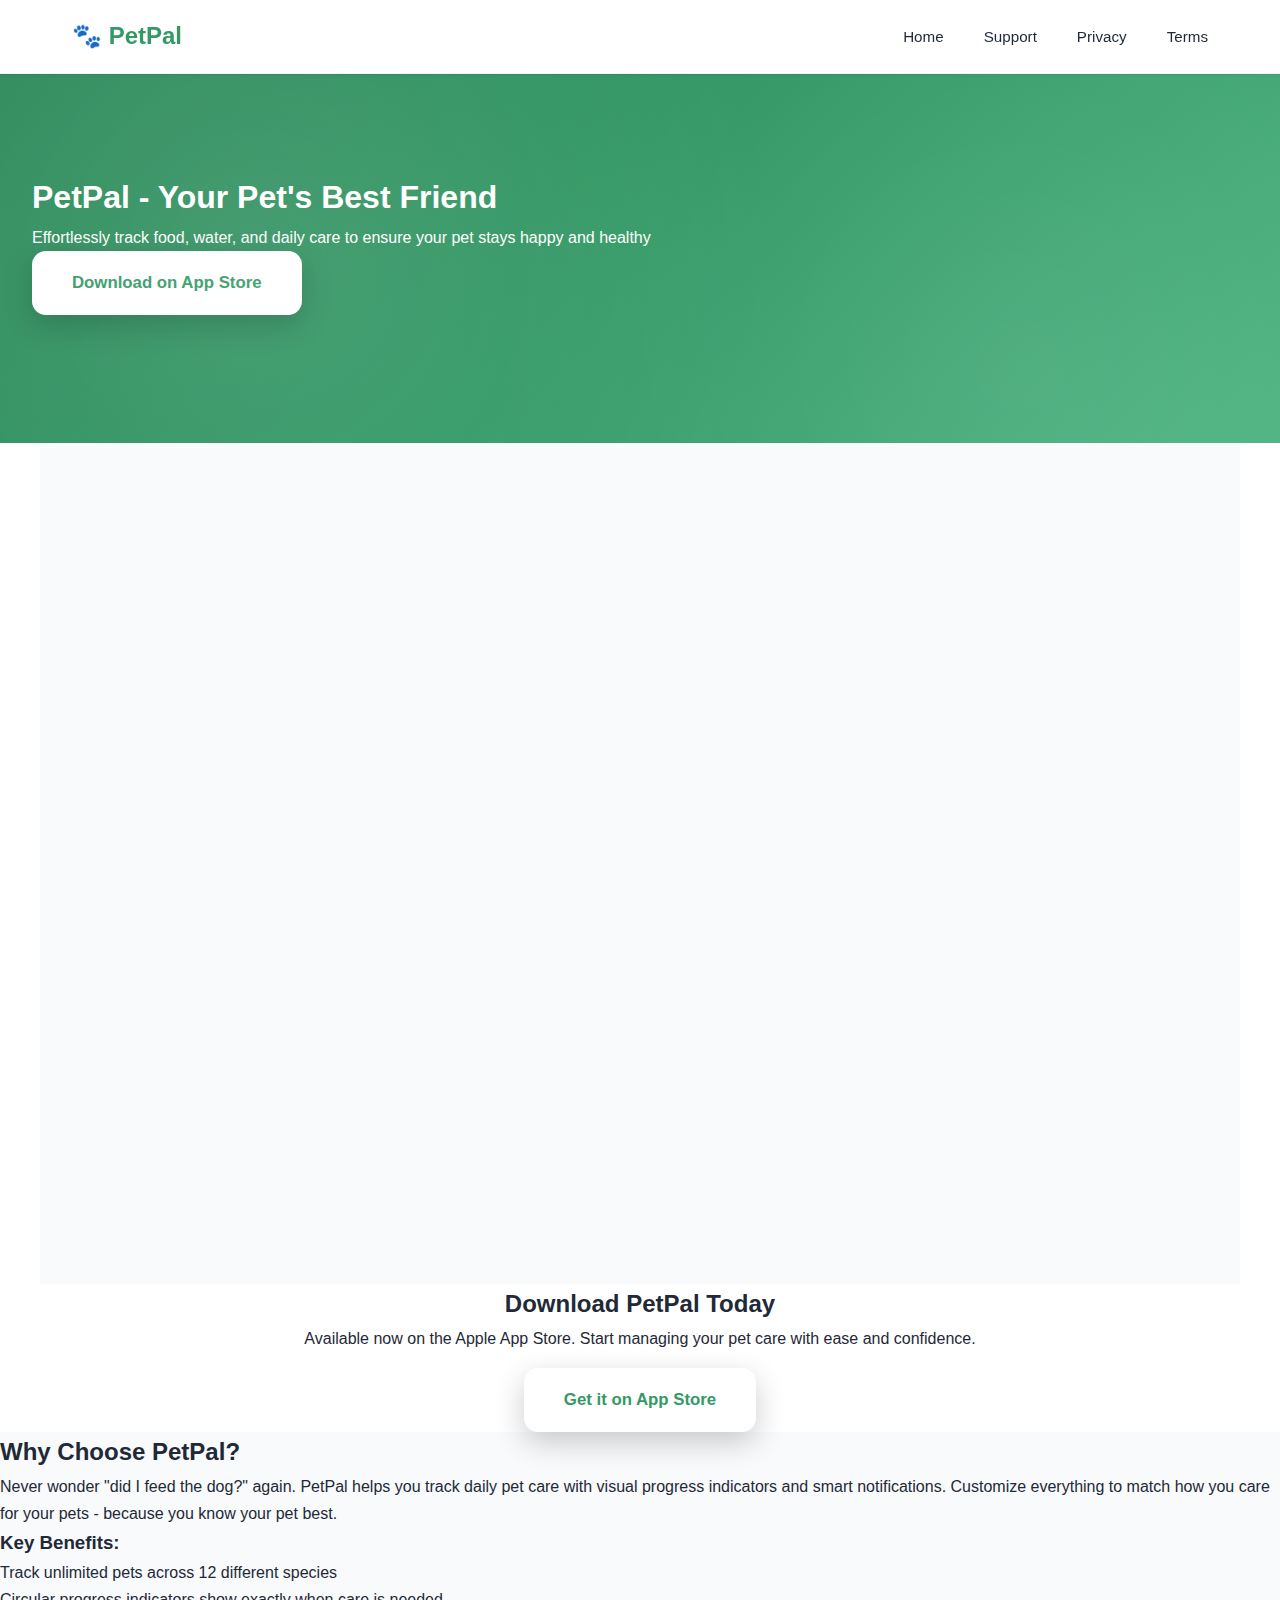
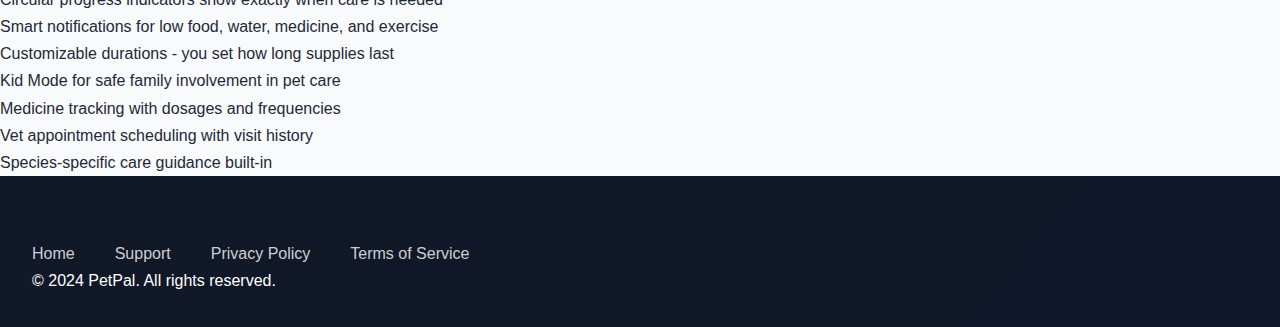
<file: index.html>
<!DOCTYPE html>
<html lang="en">
<head>
    <meta charset="UTF-8">
    <meta name="viewport" content="width=device-width, initial-scale=1.0">
    <meta name="description" content="PetPal - Your ultimate companion for pet care and management">
    <meta name="keywords" content="pet care, pet management, pet app, pet health">
    <meta name="author" content="PetPal">
    <title>PetPal - Your Pet Care Companion</title>
    <link rel="stylesheet" href="css/style.css">
</head>
<body>
    <header>
        <nav>
            <a href="index.html" class="logo">🐾 PetPal</a>
            <ul class="nav-links">
                <li><a href="index.html">Home</a></li>
                <li><a href="support.html">Support</a></li>
                <li><a href="privacy-policy.html">Privacy</a></li>
                <li><a href="terms-of-service.html">Terms</a></li>
            </ul>
        </nav>
    </header>

    <section class="hero">
        <h1>PetPal - Your Pet's Best Friend</h1>
        <p>Effortlessly track food, water, and daily care to ensure your pet stays happy and healthy</p>
        <a href="#download" class="cta-button">Download on App Store</a>
    </section>

    <section class="features">
        <div class="feature-card food">
            <div class="feature-icon">🍽️</div>
            <h3>Food Tracking</h3>
            <p>Track how long your pet's food lasts with circular progress indicators and smart alerts when supplies run low.</p>
        </div>
        <div class="feature-card water">
            <div class="feature-icon">💧</div>
            <h3>Water Monitoring</h3>
            <p>Monitor water levels with customizable duration settings. Get notified when it's time to refill.</p>
        </div>
        <div class="feature-card exercise">
            <div class="feature-icon">🏃</div>
            <h3>Exercise & Habitat Care</h3>
            <p>Track exercise routines for active pets or habitat cleaning schedules for aquatic and caged companions.</p>
        </div>
        <div class="feature-card medicine">
            <div class="feature-icon">💊</div>
            <h3>Medicine Management</h3>
            <p>Never miss a dose. Track medications with custom schedules, dosages, and quick "Give Medicine" actions.</p>
        </div>
        <div class="feature-card vet">
            <div class="feature-icon">🏥</div>
            <h3>Vet Visit Scheduler</h3>
            <p>Schedule and track veterinary appointments with visual calendar, visit history, and reminders.</p>
        </div>
        <div class="feature-card kid-mode">
            <div class="feature-icon">😊</div>
            <h3>Kid-Friendly Mode</h3>
            <p>Simplified interface for children to help with pet care, hiding advanced features while keeping tracking fun.</p>
        </div>
    </section>

    <section class="container" id="download">
        <div class="content-section" style="text-align: center;">
            <h2>Download PetPal Today</h2>
            <p>Available now on the Apple App Store. Start managing your pet care with ease and confidence.</p>
            <a href="#" class="cta-button" style="margin-top: 1rem;">Get it on App Store</a>
        </div>
    </section>

    <section class="container" style="background-color: var(--light-bg);">
        <div class="content-section">
            <h2>Why Choose PetPal?</h2>
            <p>Never wonder "did I feed the dog?" again. PetPal helps you track daily pet care with visual progress indicators and smart notifications. Customize everything to match how you care for your pets - because you know your pet best.</p>
            <h3>Key Benefits:</h3>
            <ul>
                <li>Track unlimited pets across 12 different species</li>
                <li>Circular progress indicators show exactly when care is needed</li>
                <li>Smart notifications for low food, water, medicine, and exercise</li>
                <li>Customizable durations - you set how long supplies last</li>
                <li>Kid Mode for safe family involvement in pet care</li>
                <li>Medicine tracking with dosages and frequencies</li>
                <li>Vet appointment scheduling with visit history</li>
                <li>Species-specific care guidance built-in</li>
            </ul>
        </div>
    </section>

    <footer>
        <div class="footer-links">
            <a href="index.html">Home</a>
            <a href="support.html">Support</a>
            <a href="privacy-policy.html">Privacy Policy</a>
            <a href="terms-of-service.html">Terms of Service</a>
        </div>
        <p>&copy; 2024 PetPal. All rights reserved.</p>
    </footer>
</body>
</html>
</file>
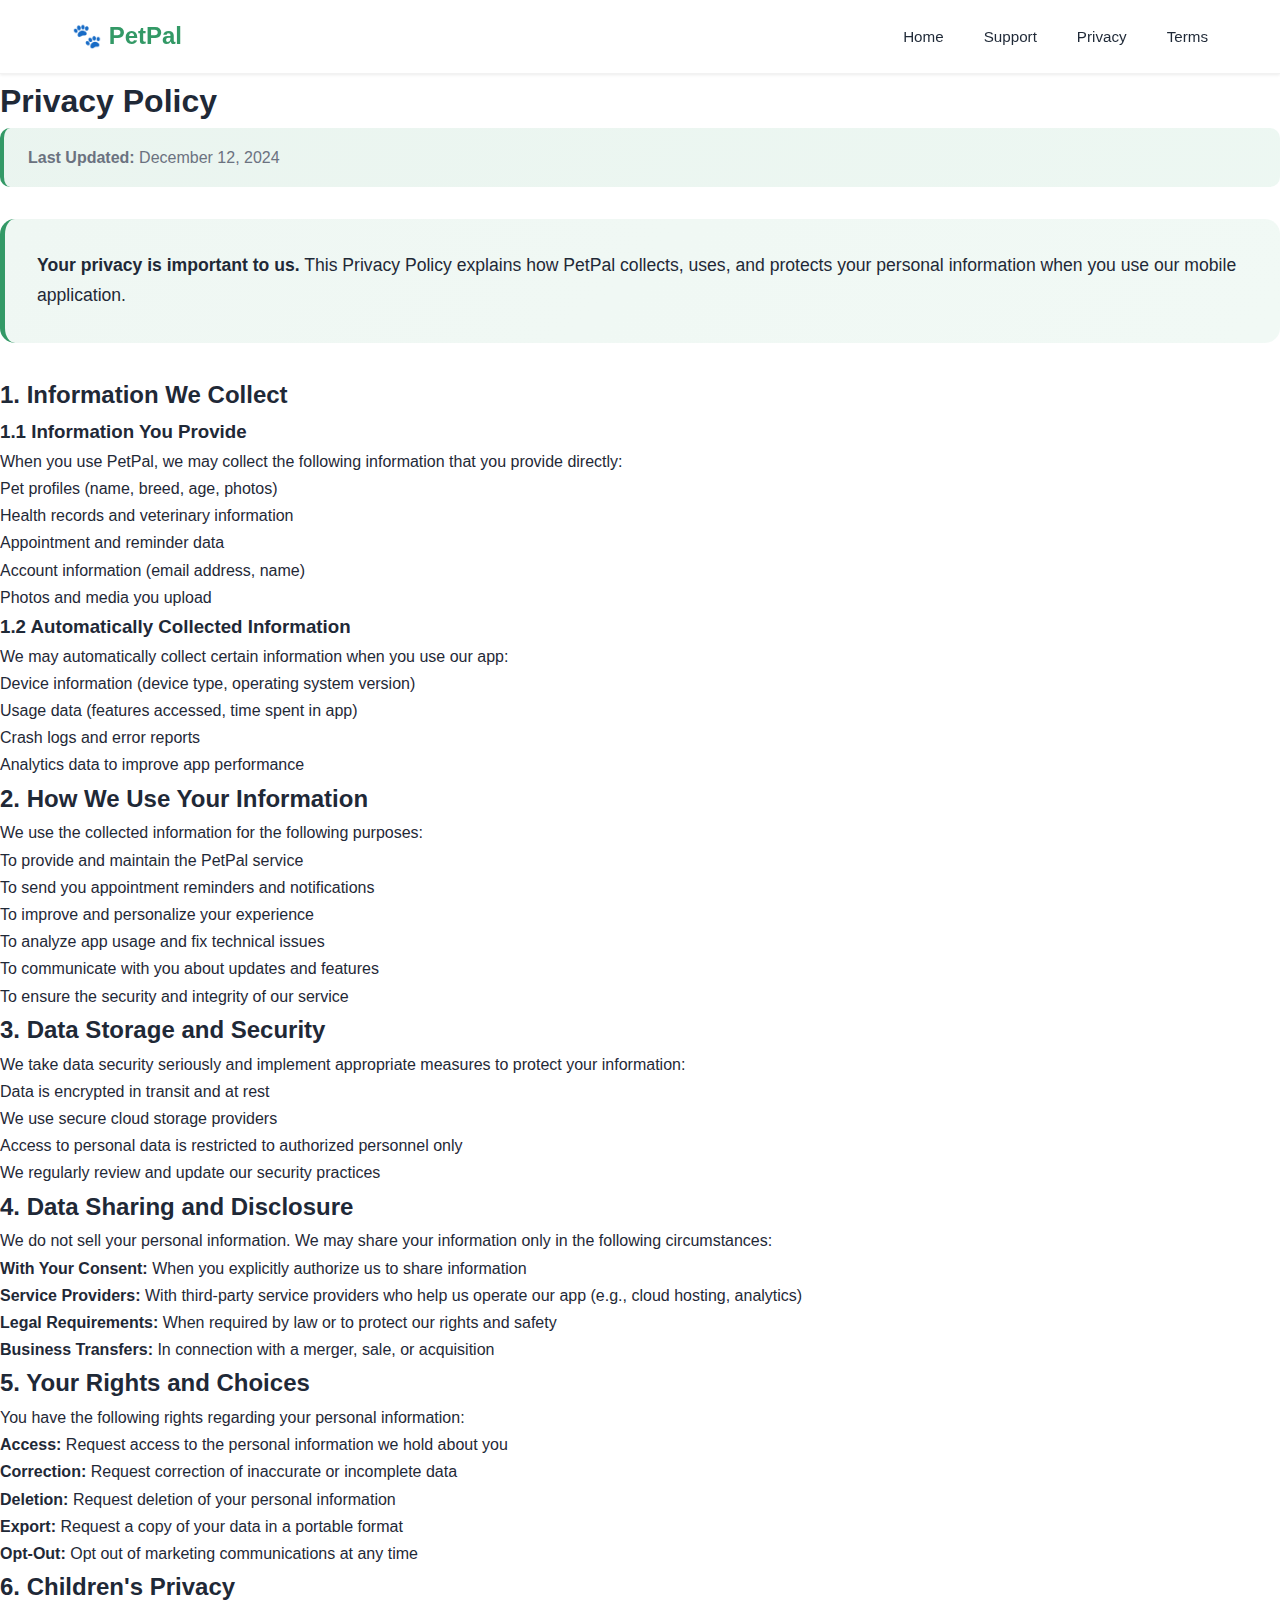
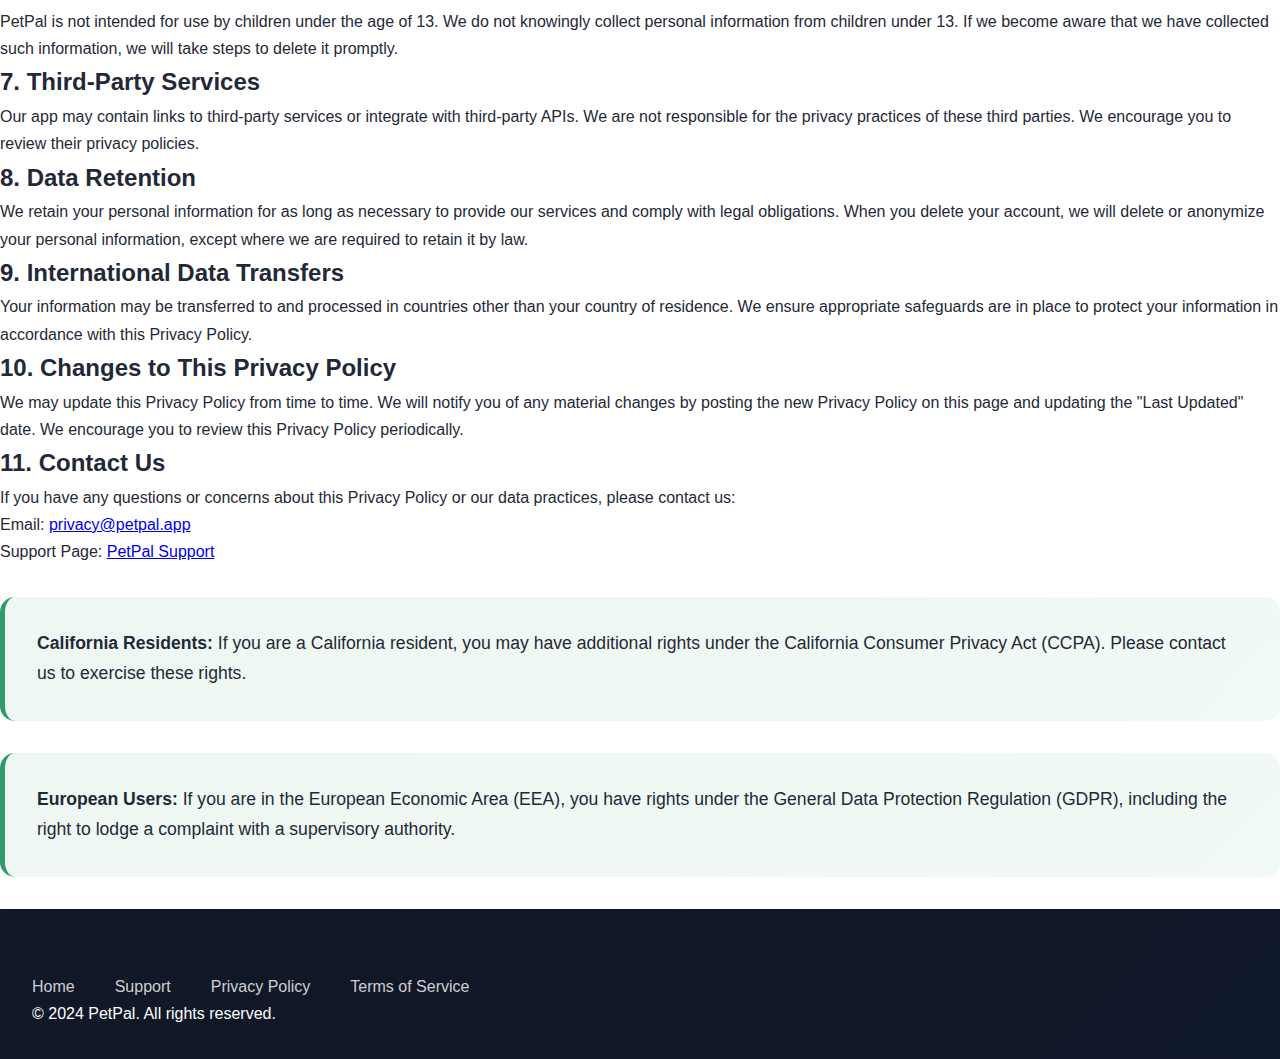
<file: privacy-policy.html>
<!DOCTYPE html>
<html lang="en">
<head>
    <meta charset="UTF-8">
    <meta name="viewport" content="width=device-width, initial-scale=1.0">
    <meta name="description" content="PetPal Privacy Policy - How we protect your data">
    <title>Privacy Policy - PetPal</title>
    <link rel="stylesheet" href="css/style.css">
</head>
<body>
    <header>
        <nav>
            <a href="index.html" class="logo">🐾 PetPal</a>
            <ul class="nav-links">
                <li><a href="index.html">Home</a></li>
                <li><a href="support.html">Support</a></li>
                <li><a href="privacy-policy.html">Privacy</a></li>
                <li><a href="terms-of-service.html">Terms</a></li>
            </ul>
        </nav>
    </header>

    <section class="container">
        <div class="content-section">
            <h1>Privacy Policy</h1>

            <div class="last-updated">
                <strong>Last Updated:</strong> December 12, 2024
            </div>

            <div class="info-box">
                <p><strong>Your privacy is important to us.</strong> This Privacy Policy explains how PetPal collects, uses, and protects your personal information when you use our mobile application.</p>
            </div>

            <h2>1. Information We Collect</h2>

            <h3>1.1 Information You Provide</h3>
            <p>When you use PetPal, we may collect the following information that you provide directly:</p>
            <ul>
                <li>Pet profiles (name, breed, age, photos)</li>
                <li>Health records and veterinary information</li>
                <li>Appointment and reminder data</li>
                <li>Account information (email address, name)</li>
                <li>Photos and media you upload</li>
            </ul>

            <h3>1.2 Automatically Collected Information</h3>
            <p>We may automatically collect certain information when you use our app:</p>
            <ul>
                <li>Device information (device type, operating system version)</li>
                <li>Usage data (features accessed, time spent in app)</li>
                <li>Crash logs and error reports</li>
                <li>Analytics data to improve app performance</li>
            </ul>

            <h2>2. How We Use Your Information</h2>
            <p>We use the collected information for the following purposes:</p>
            <ul>
                <li>To provide and maintain the PetPal service</li>
                <li>To send you appointment reminders and notifications</li>
                <li>To improve and personalize your experience</li>
                <li>To analyze app usage and fix technical issues</li>
                <li>To communicate with you about updates and features</li>
                <li>To ensure the security and integrity of our service</li>
            </ul>

            <h2>3. Data Storage and Security</h2>
            <p>We take data security seriously and implement appropriate measures to protect your information:</p>
            <ul>
                <li>Data is encrypted in transit and at rest</li>
                <li>We use secure cloud storage providers</li>
                <li>Access to personal data is restricted to authorized personnel only</li>
                <li>We regularly review and update our security practices</li>
            </ul>

            <h2>4. Data Sharing and Disclosure</h2>
            <p>We do not sell your personal information. We may share your information only in the following circumstances:</p>
            <ul>
                <li><strong>With Your Consent:</strong> When you explicitly authorize us to share information</li>
                <li><strong>Service Providers:</strong> With third-party service providers who help us operate our app (e.g., cloud hosting, analytics)</li>
                <li><strong>Legal Requirements:</strong> When required by law or to protect our rights and safety</li>
                <li><strong>Business Transfers:</strong> In connection with a merger, sale, or acquisition</li>
            </ul>

            <h2>5. Your Rights and Choices</h2>
            <p>You have the following rights regarding your personal information:</p>
            <ul>
                <li><strong>Access:</strong> Request access to the personal information we hold about you</li>
                <li><strong>Correction:</strong> Request correction of inaccurate or incomplete data</li>
                <li><strong>Deletion:</strong> Request deletion of your personal information</li>
                <li><strong>Export:</strong> Request a copy of your data in a portable format</li>
                <li><strong>Opt-Out:</strong> Opt out of marketing communications at any time</li>
            </ul>

            <h2>6. Children's Privacy</h2>
            <p>PetPal is not intended for use by children under the age of 13. We do not knowingly collect personal information from children under 13. If we become aware that we have collected such information, we will take steps to delete it promptly.</p>

            <h2>7. Third-Party Services</h2>
            <p>Our app may contain links to third-party services or integrate with third-party APIs. We are not responsible for the privacy practices of these third parties. We encourage you to review their privacy policies.</p>

            <h2>8. Data Retention</h2>
            <p>We retain your personal information for as long as necessary to provide our services and comply with legal obligations. When you delete your account, we will delete or anonymize your personal information, except where we are required to retain it by law.</p>

            <h2>9. International Data Transfers</h2>
            <p>Your information may be transferred to and processed in countries other than your country of residence. We ensure appropriate safeguards are in place to protect your information in accordance with this Privacy Policy.</p>

            <h2>10. Changes to This Privacy Policy</h2>
            <p>We may update this Privacy Policy from time to time. We will notify you of any material changes by posting the new Privacy Policy on this page and updating the "Last Updated" date. We encourage you to review this Privacy Policy periodically.</p>

            <h2>11. Contact Us</h2>
            <p>If you have any questions or concerns about this Privacy Policy or our data practices, please contact us:</p>
            <ul>
                <li>Email: <a href="mailto:privacy@petpal.app">privacy@petpal.app</a></li>
                <li>Support Page: <a href="support.html">PetPal Support</a></li>
            </ul>

            <div class="info-box" style="margin-top: 2rem;">
                <p><strong>California Residents:</strong> If you are a California resident, you may have additional rights under the California Consumer Privacy Act (CCPA). Please contact us to exercise these rights.</p>
            </div>

            <div class="info-box">
                <p><strong>European Users:</strong> If you are in the European Economic Area (EEA), you have rights under the General Data Protection Regulation (GDPR), including the right to lodge a complaint with a supervisory authority.</p>
            </div>
        </div>
    </section>

    <footer>
        <div class="footer-links">
            <a href="index.html">Home</a>
            <a href="support.html">Support</a>
            <a href="privacy-policy.html">Privacy Policy</a>
            <a href="terms-of-service.html">Terms of Service</a>
        </div>
        <p>&copy; 2024 PetPal. All rights reserved.</p>
    </footer>
</body>
</html>
</file>
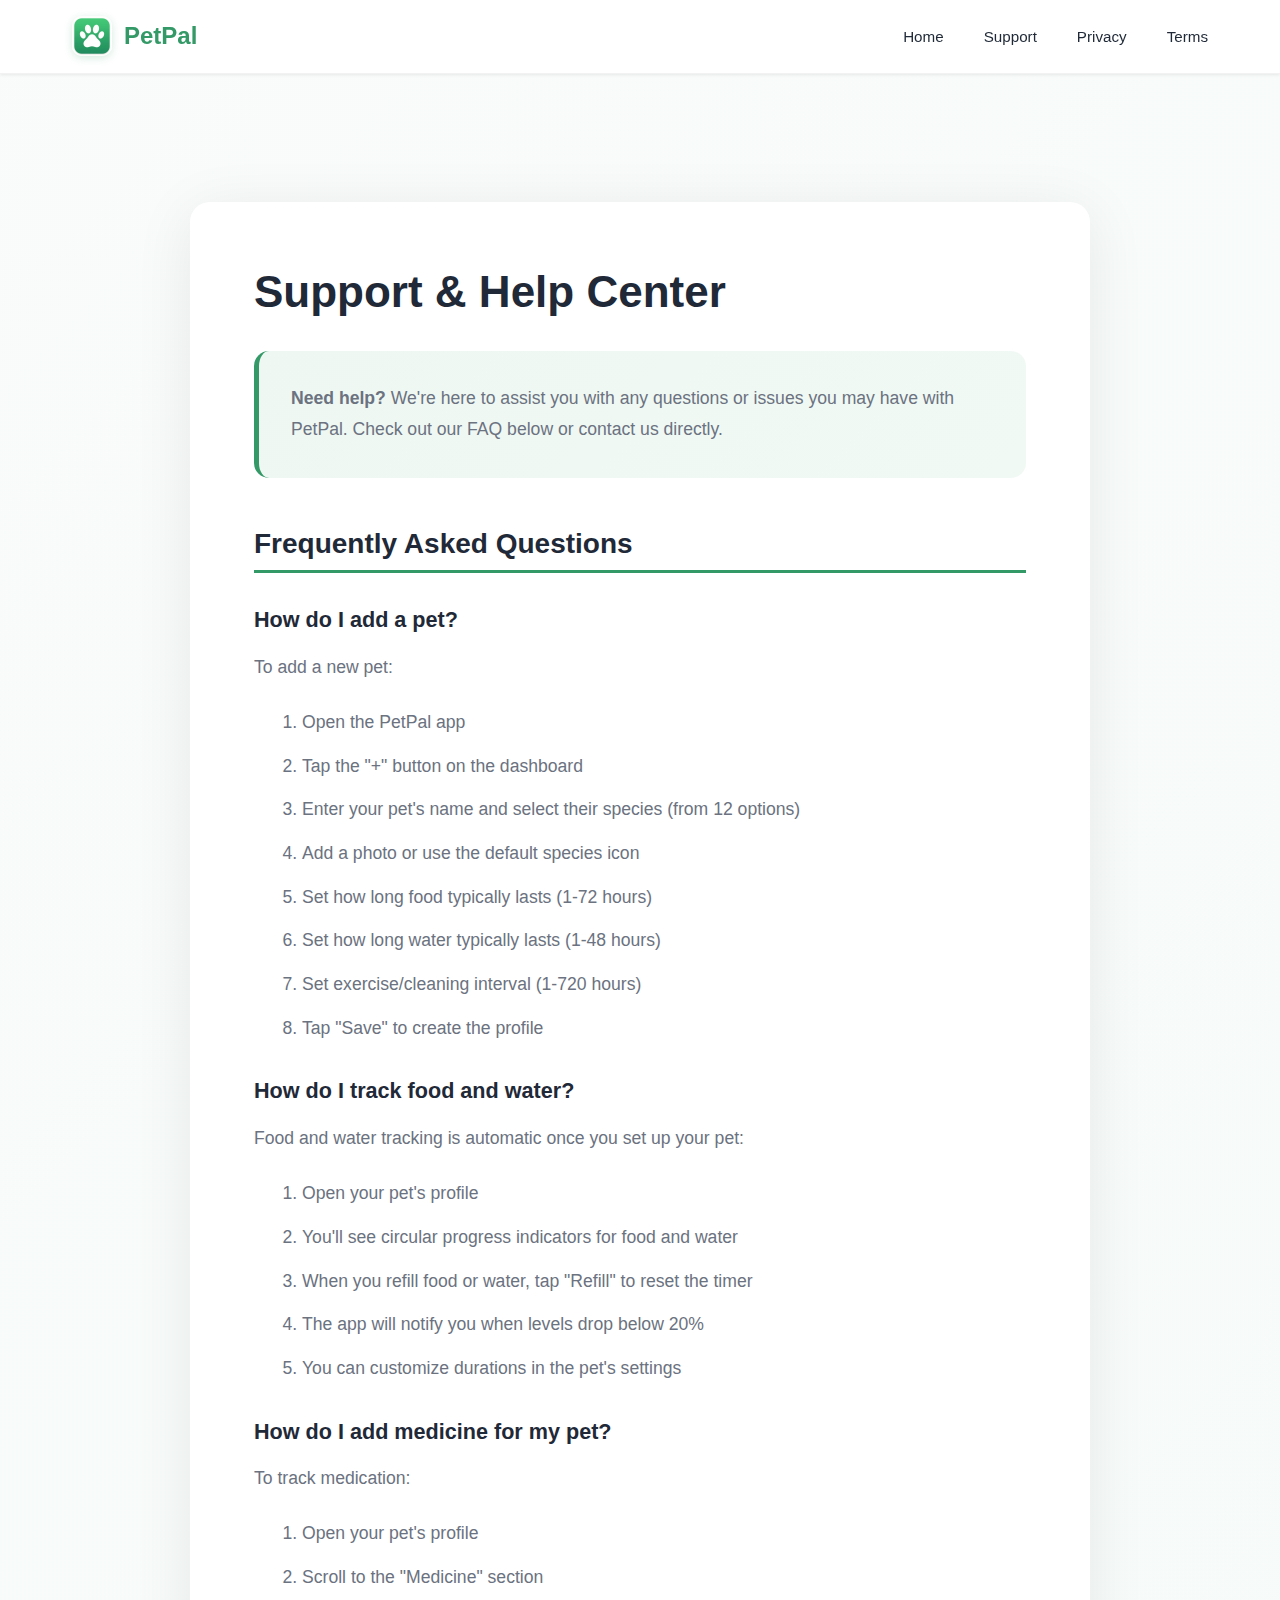
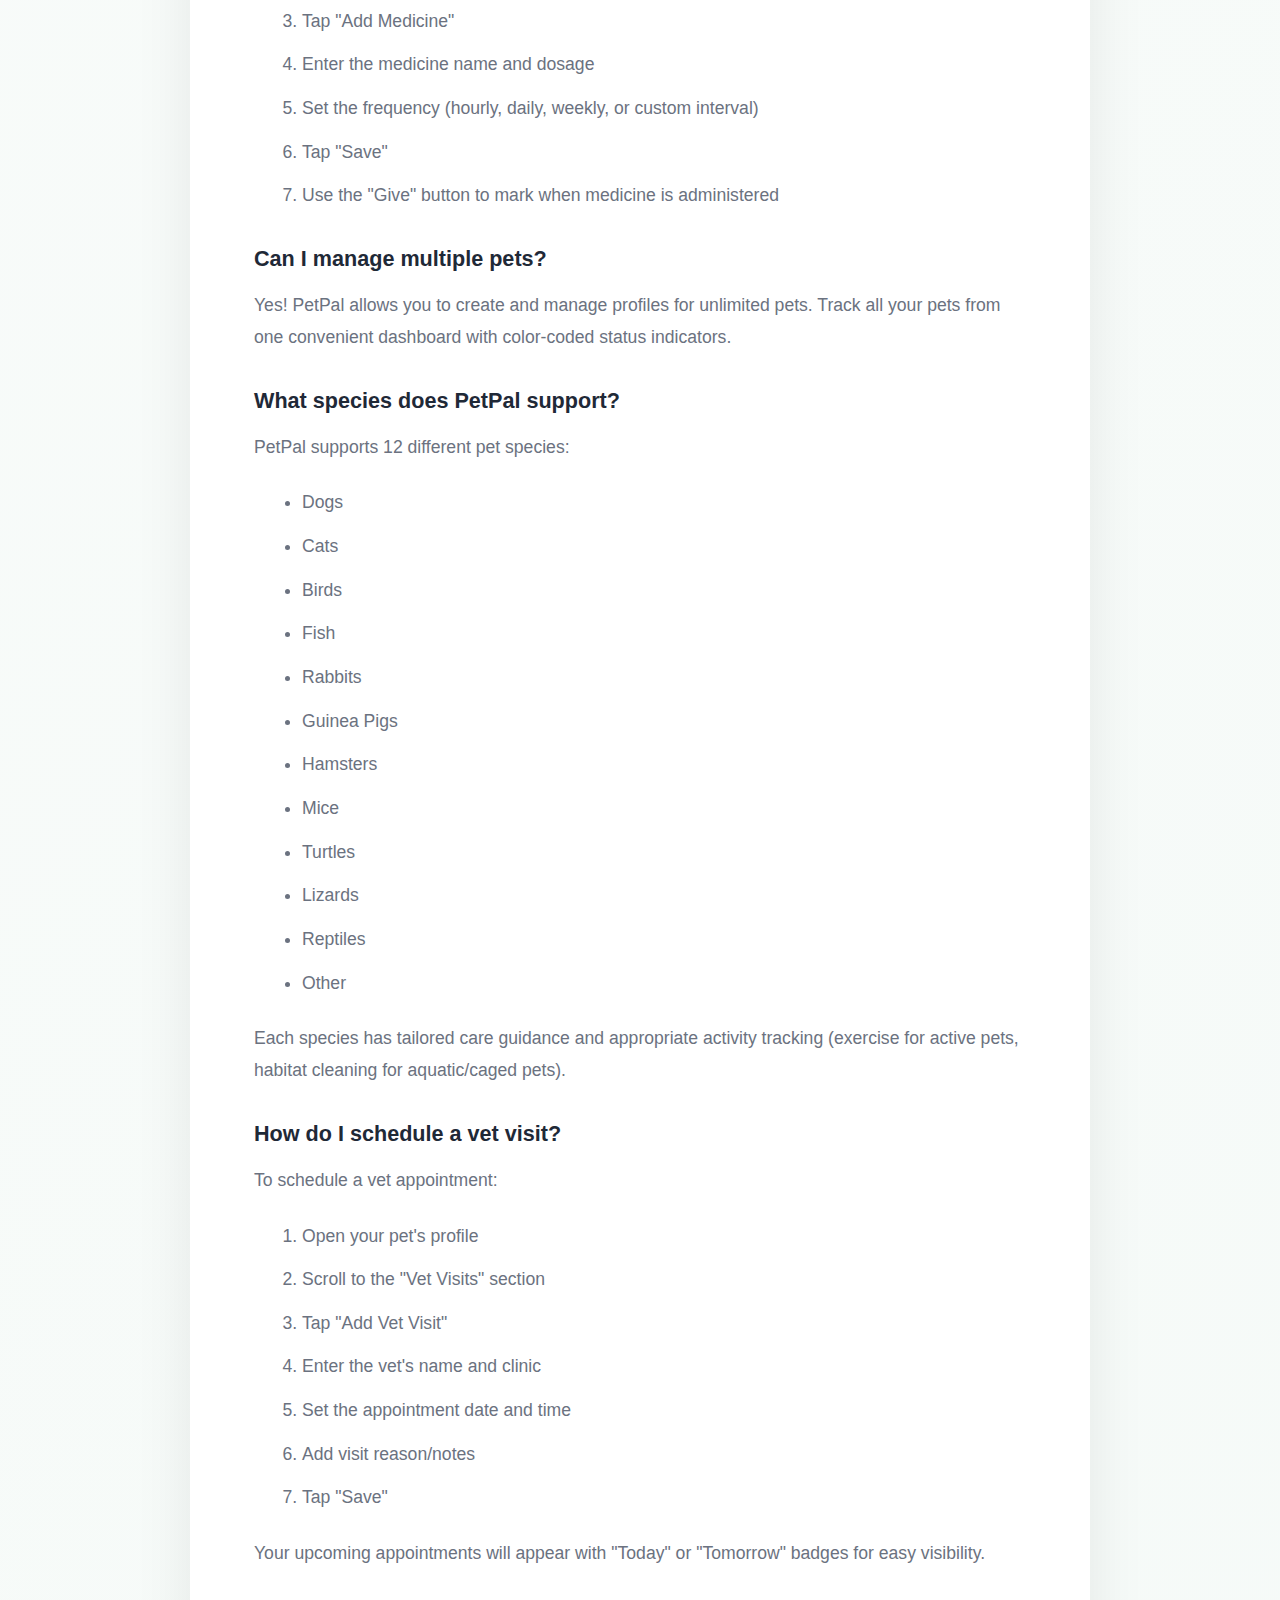
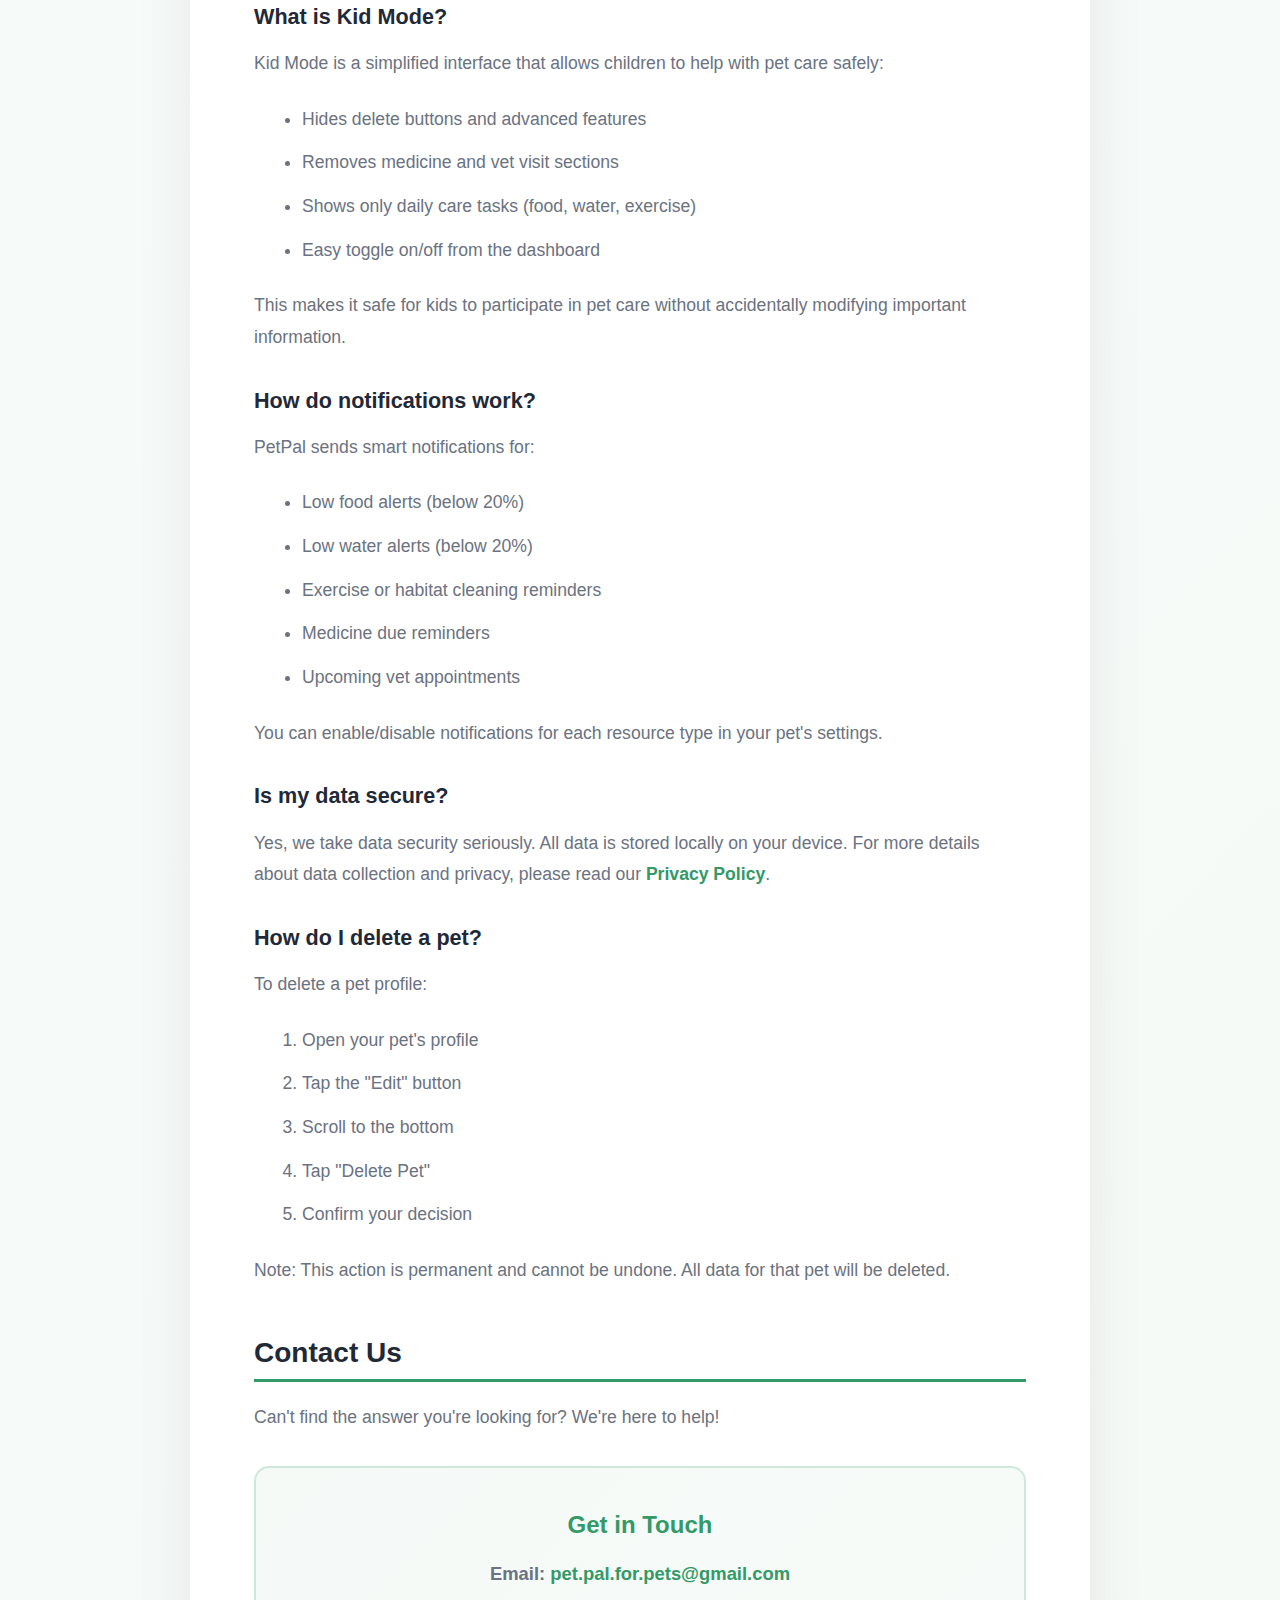
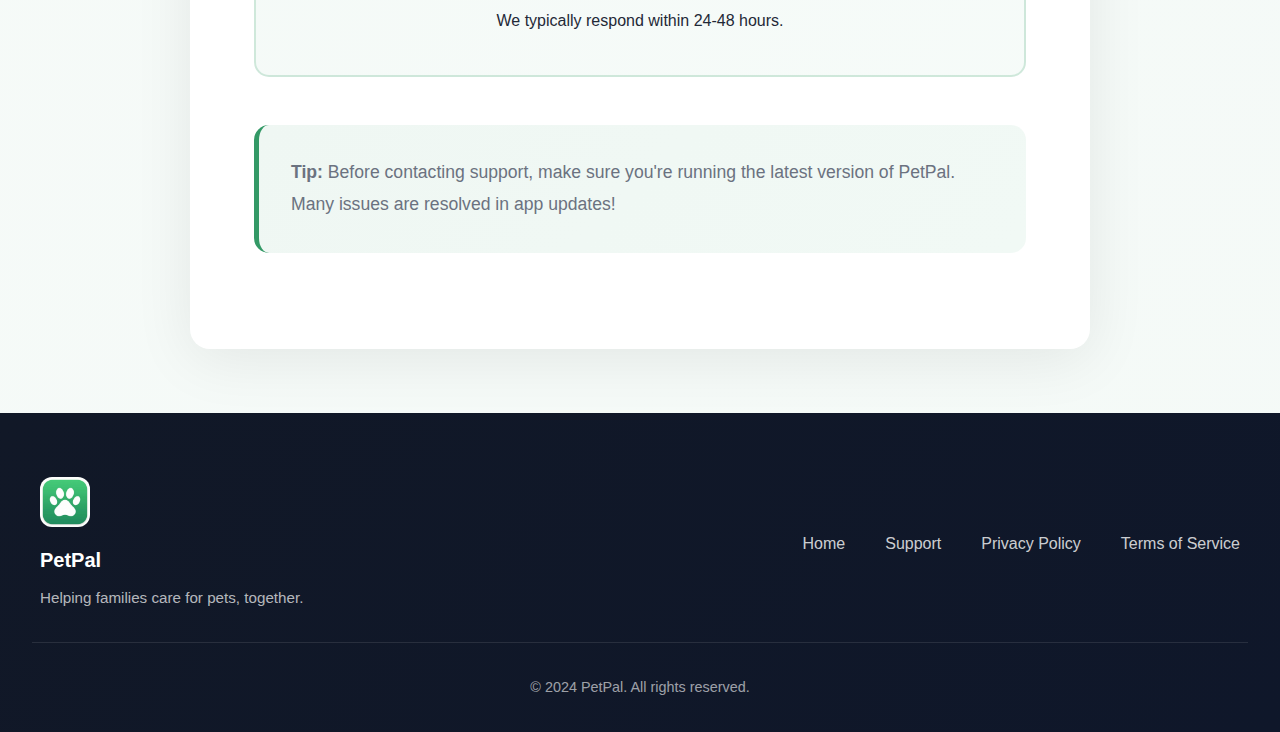
<file: support.html>
<!DOCTYPE html>
<html lang="en">

<head>
    <meta charset="UTF-8">
    <meta name="viewport" content="width=device-width, initial-scale=1.0">
    <meta name="description" content="PetPal Support - Get help and contact us">
    <title>Support - PetPal</title>
    <link rel="stylesheet" href="css/style.css">
    <link rel="icon" href="images/app-icon.png" type="image/png">
</head>

<body>
    <!-- Navigation -->
    <header>
        <nav>
            <a href="index.html" class="logo">
                <img src="images/app-icon.png" alt="PetPal Logo" class="logo-icon">
                <span>PetPal</span>
            </a>
            <ul class="nav-links">
                <li><a href="index.html">Home</a></li>
                <li><a href="support.html">Support</a></li>
                <li><a href="privacy-policy.html">Privacy</a></li>
                <li><a href="terms-of-service.html">Terms</a></li>
            </ul>
        </nav>
    </header>

    <!-- Main Content -->
    <section class="policy-page">
        <div class="policy-container">
            <h1>Support & Help Center</h1>

            <div class="info-box">
                <p><strong>Need help?</strong> We're here to assist you with any questions or issues you may have with
                    PetPal. Check out our FAQ below or contact us directly.</p>
            </div>

            <h2>Frequently Asked Questions</h2>

            <h3>How do I add a pet?</h3>
            <p>To add a new pet:</p>
            <ol>
                <li>Open the PetPal app</li>
                <li>Tap the "+" button on the dashboard</li>
                <li>Enter your pet's name and select their species (from 12 options)</li>
                <li>Add a photo or use the default species icon</li>
                <li>Set how long food typically lasts (1-72 hours)</li>
                <li>Set how long water typically lasts (1-48 hours)</li>
                <li>Set exercise/cleaning interval (1-720 hours)</li>
                <li>Tap "Save" to create the profile</li>
            </ol>

            <h3>How do I track food and water?</h3>
            <p>Food and water tracking is automatic once you set up your pet:</p>
            <ol>
                <li>Open your pet's profile</li>
                <li>You'll see circular progress indicators for food and water</li>
                <li>When you refill food or water, tap "Refill" to reset the timer</li>
                <li>The app will notify you when levels drop below 20%</li>
                <li>You can customize durations in the pet's settings</li>
            </ol>

            <h3>How do I add medicine for my pet?</h3>
            <p>To track medication:</p>
            <ol>
                <li>Open your pet's profile</li>
                <li>Scroll to the "Medicine" section</li>
                <li>Tap "Add Medicine"</li>
                <li>Enter the medicine name and dosage</li>
                <li>Set the frequency (hourly, daily, weekly, or custom interval)</li>
                <li>Tap "Save"</li>
                <li>Use the "Give" button to mark when medicine is administered</li>
            </ol>

            <h3>Can I manage multiple pets?</h3>
            <p>Yes! PetPal allows you to create and manage profiles for unlimited pets. Track all your pets from one
                convenient dashboard with color-coded status indicators.</p>

            <h3>What species does PetPal support?</h3>
            <p>PetPal supports 12 different pet species:</p>
            <ul>
                <li>Dogs</li>
                <li>Cats</li>
                <li>Birds</li>
                <li>Fish</li>
                <li>Rabbits</li>
                <li>Guinea Pigs</li>
                <li>Hamsters</li>
                <li>Mice</li>
                <li>Turtles</li>
                <li>Lizards</li>
                <li>Reptiles</li>
                <li>Other</li>
            </ul>
            <p>Each species has tailored care guidance and appropriate activity tracking (exercise for active pets,
                habitat cleaning for aquatic/caged pets).</p>

            <h3>How do I schedule a vet visit?</h3>
            <p>To schedule a vet appointment:</p>
            <ol>
                <li>Open your pet's profile</li>
                <li>Scroll to the "Vet Visits" section</li>
                <li>Tap "Add Vet Visit"</li>
                <li>Enter the vet's name and clinic</li>
                <li>Set the appointment date and time</li>
                <li>Add visit reason/notes</li>
                <li>Tap "Save"</li>
            </ol>
            <p>Your upcoming appointments will appear with "Today" or "Tomorrow" badges for easy visibility.</p>

            <h3>What is Kid Mode?</h3>
            <p>Kid Mode is a simplified interface that allows children to help with pet care safely:</p>
            <ul>
                <li>Hides delete buttons and advanced features</li>
                <li>Removes medicine and vet visit sections</li>
                <li>Shows only daily care tasks (food, water, exercise)</li>
                <li>Easy toggle on/off from the dashboard</li>
            </ul>
            <p>This makes it safe for kids to participate in pet care without accidentally modifying important
                information.</p>

            <h3>How do notifications work?</h3>
            <p>PetPal sends smart notifications for:</p>
            <ul>
                <li>Low food alerts (below 20%)</li>
                <li>Low water alerts (below 20%)</li>
                <li>Exercise or habitat cleaning reminders</li>
                <li>Medicine due reminders</li>
                <li>Upcoming vet appointments</li>
            </ul>
            <p>You can enable/disable notifications for each resource type in your pet's settings.</p>

            <h3>Is my data secure?</h3>
            <p>Yes, we take data security seriously. All data is stored locally on your device. For more details about
                data collection and privacy, please read our <a href="privacy-policy.html">Privacy Policy</a>.</p>

            <h3>How do I delete a pet?</h3>
            <p>To delete a pet profile:</p>
            <ol>
                <li>Open your pet's profile</li>
                <li>Tap the "Edit" button</li>
                <li>Scroll to the bottom</li>
                <li>Tap "Delete Pet"</li>
                <li>Confirm your decision</li>
            </ol>
            <p>Note: This action is permanent and cannot be undone. All data for that pet will be deleted.</p>

            <h2>Contact Us</h2>
            <p>Can't find the answer you're looking for? We're here to help!</p>

            <div class="contact-info-box">
                <h3>Get in Touch</h3>
                <p><strong>Email:</strong> <a href="mailto:pet.pal.for.pets@gmail.com">pet.pal.for.pets@gmail.com</a>
                </p>
                <p>We typically respond within 24-48 hours.</p>
            </div>

            <div class="info-box" style="margin-top: 3rem;">
                <p><strong>Tip:</strong> Before contacting support, make sure you're running the latest version of
                    PetPal. Many issues are resolved in app updates!</p>
            </div>
        </div>
    </section>

    <!-- Footer -->
    <footer>
        <div class="footer-content">
            <div class="footer-brand">
                <img src="images/app-icon.png" alt="PetPal" class="footer-logo">
                <p>PetPal</p>
                <p class="footer-tagline">Helping families care for pets, together.</p>
            </div>
            <div class="footer-links">
                <a href="index.html">Home</a>
                <a href="support.html">Support</a>
                <a href="privacy-policy.html">Privacy Policy</a>
                <a href="terms-of-service.html">Terms of Service</a>
            </div>
        </div>
        <p class="copyright">&copy; 2024 PetPal. All rights reserved.</p>
    </footer>
</body>

</html>
</file>
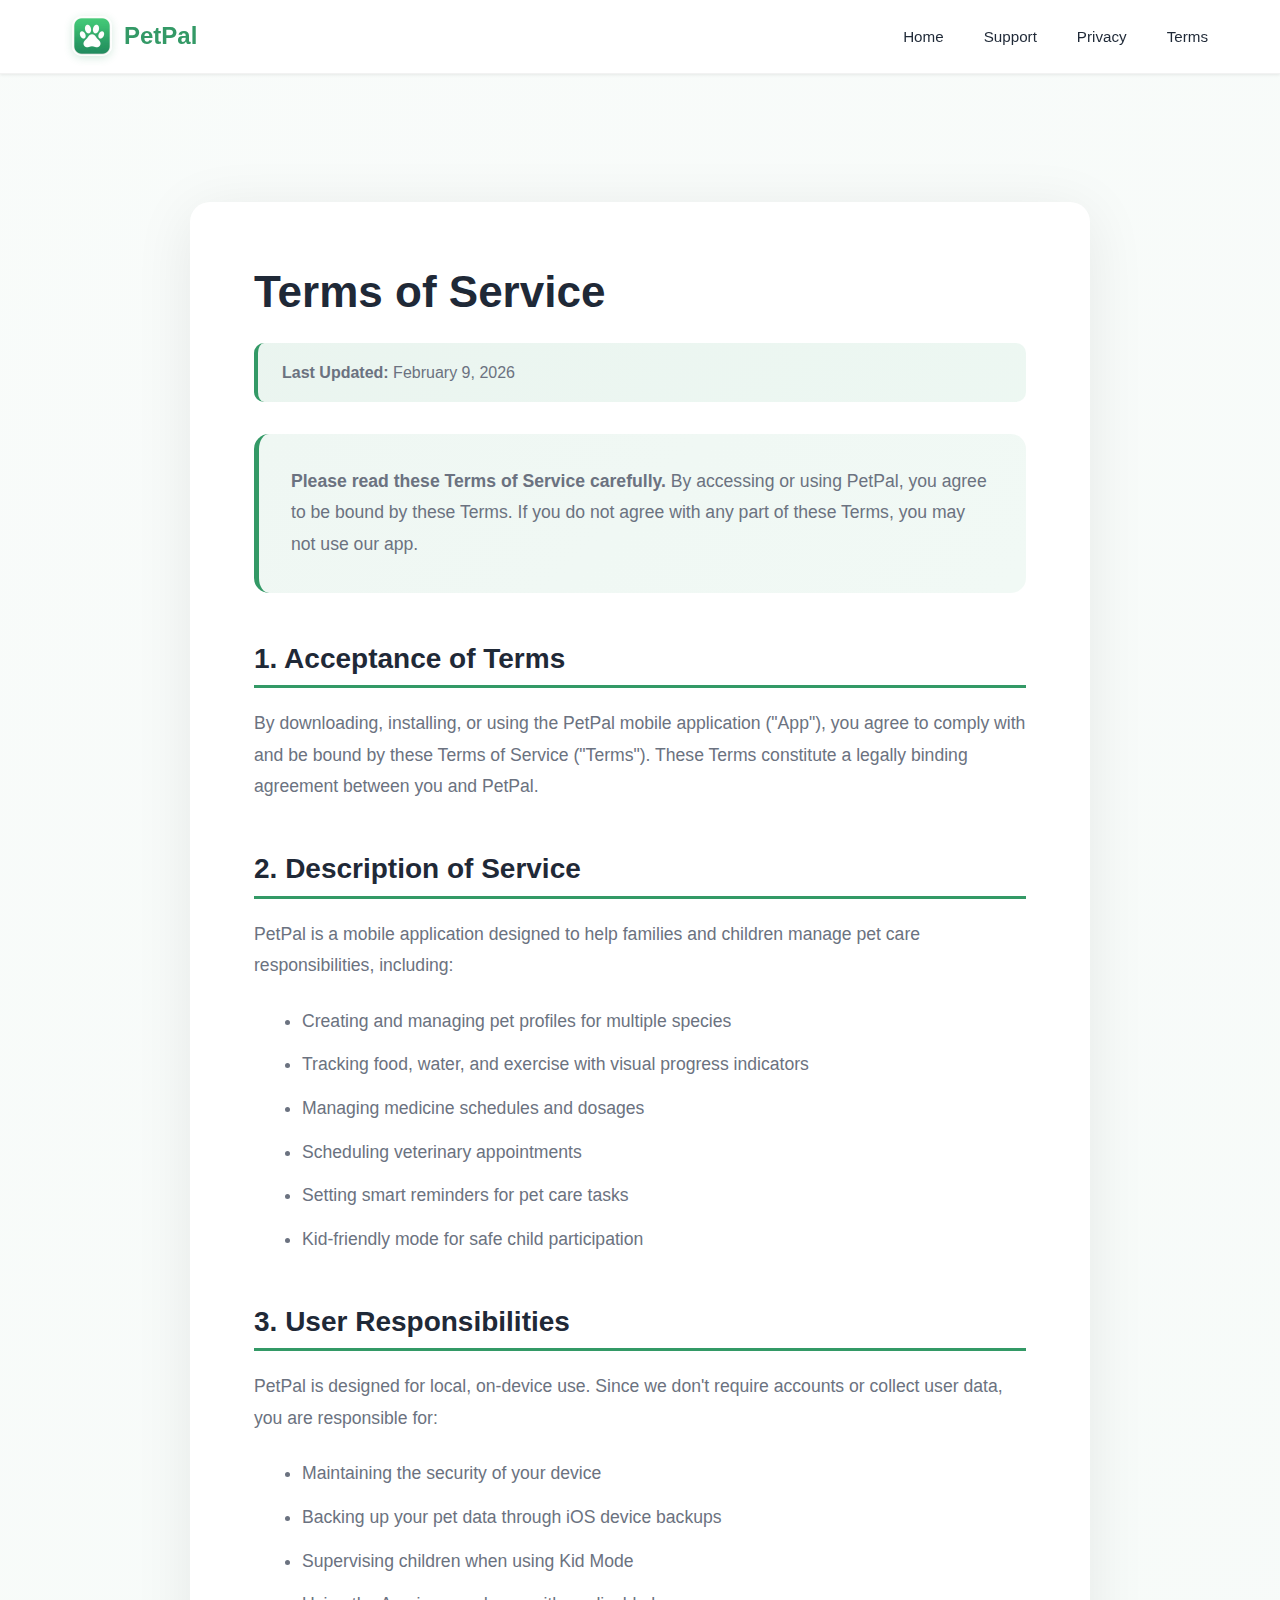
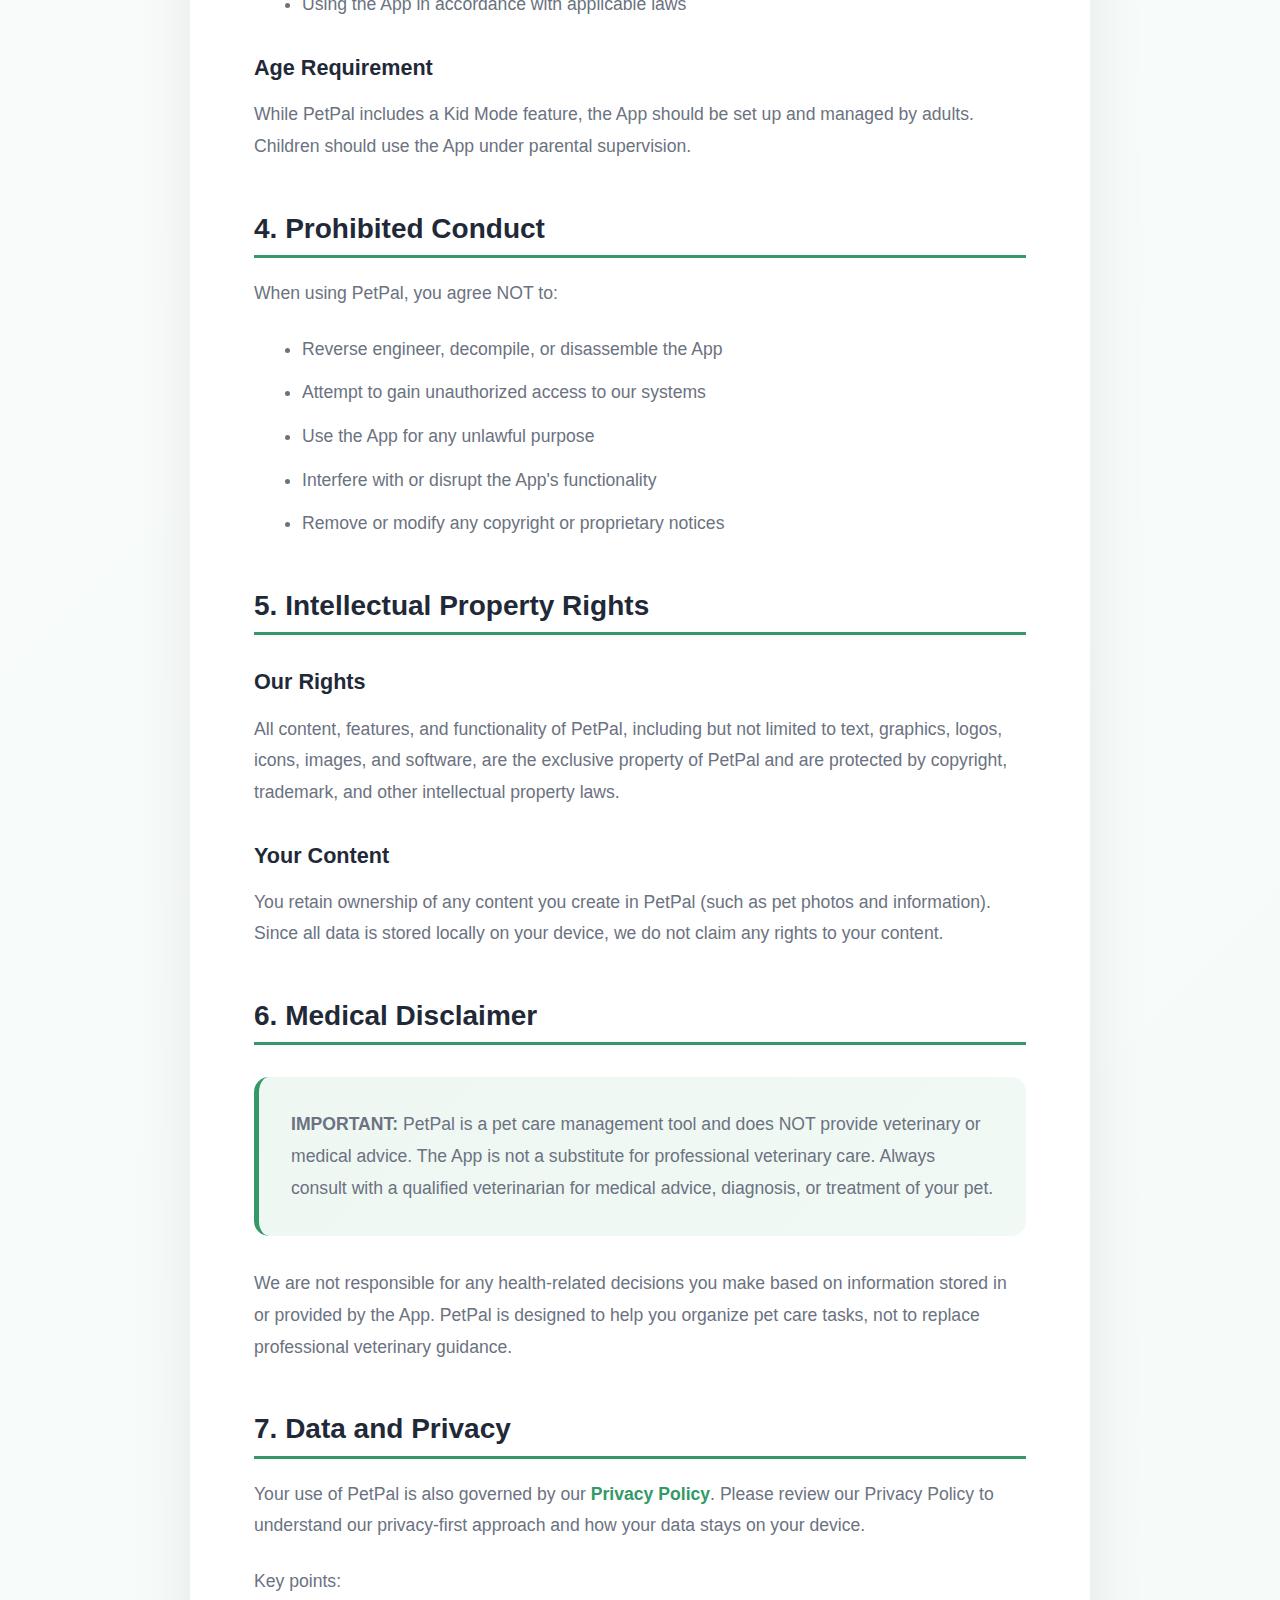
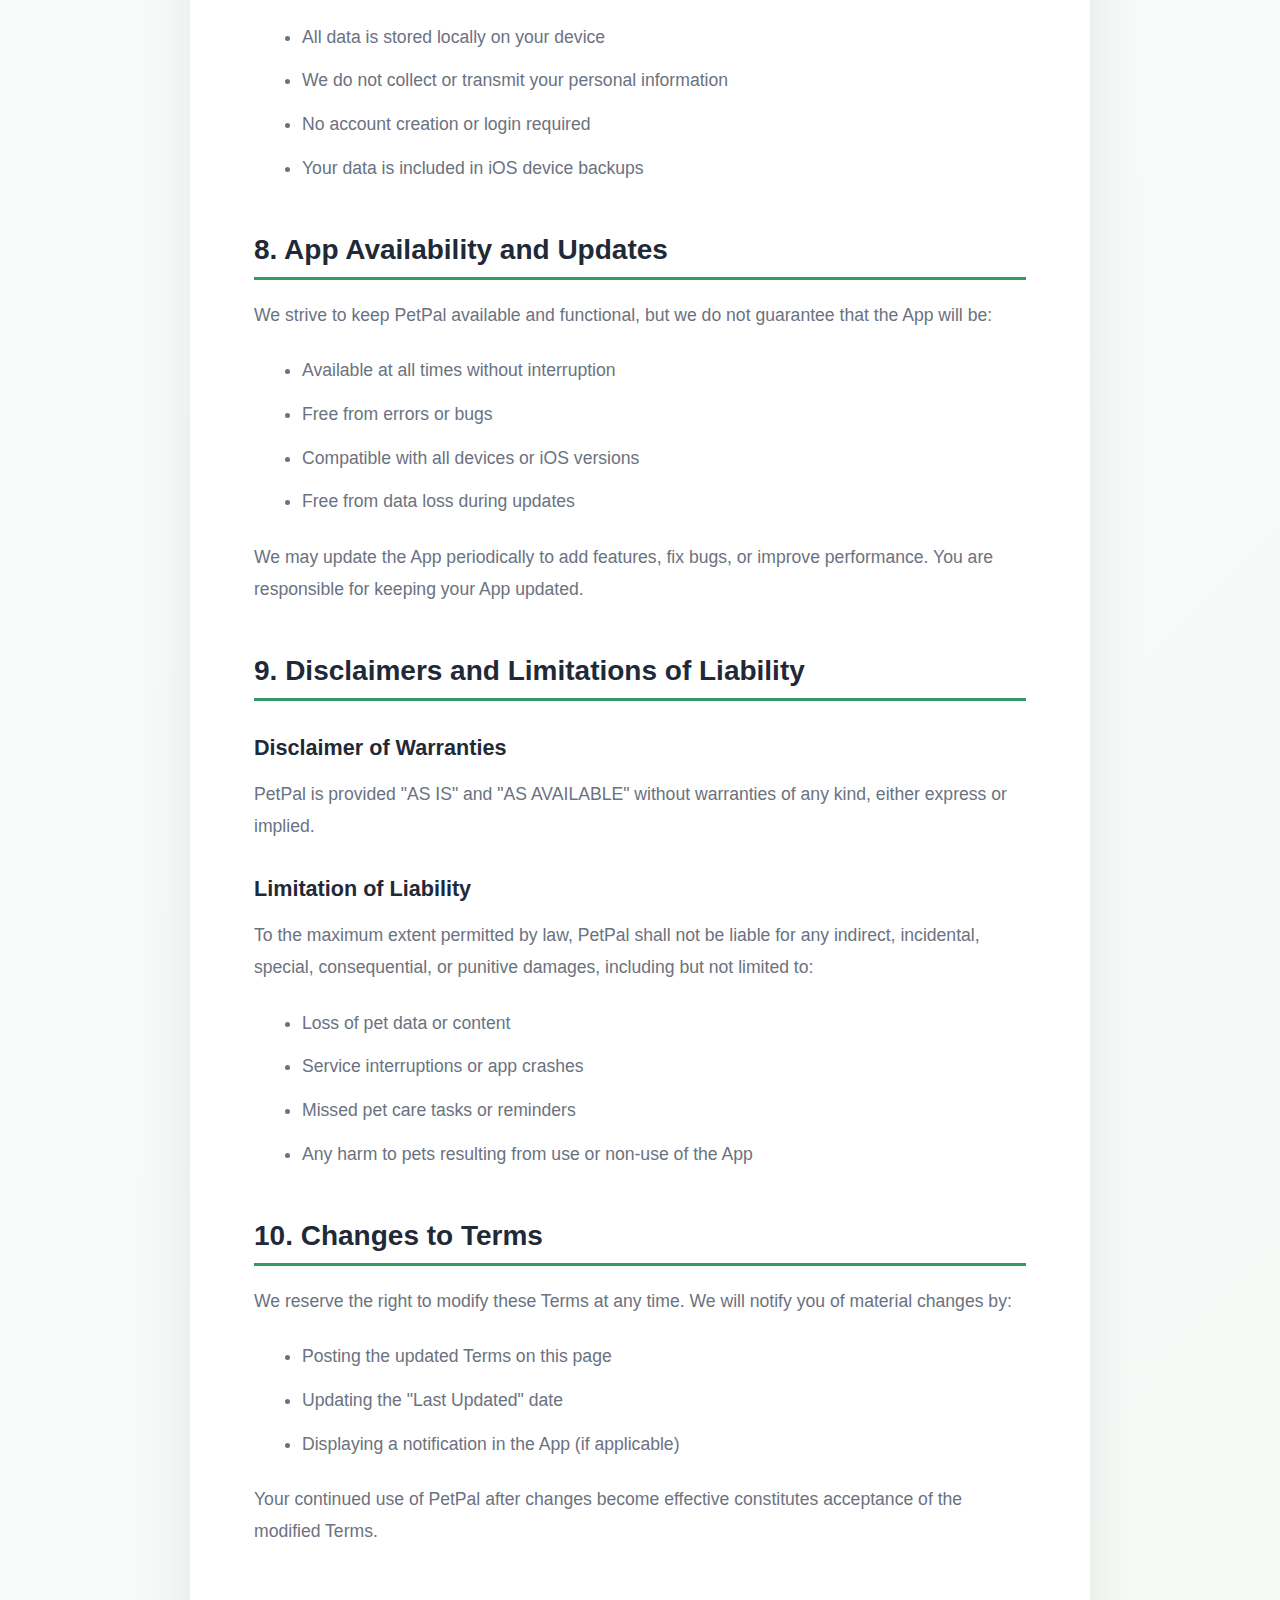
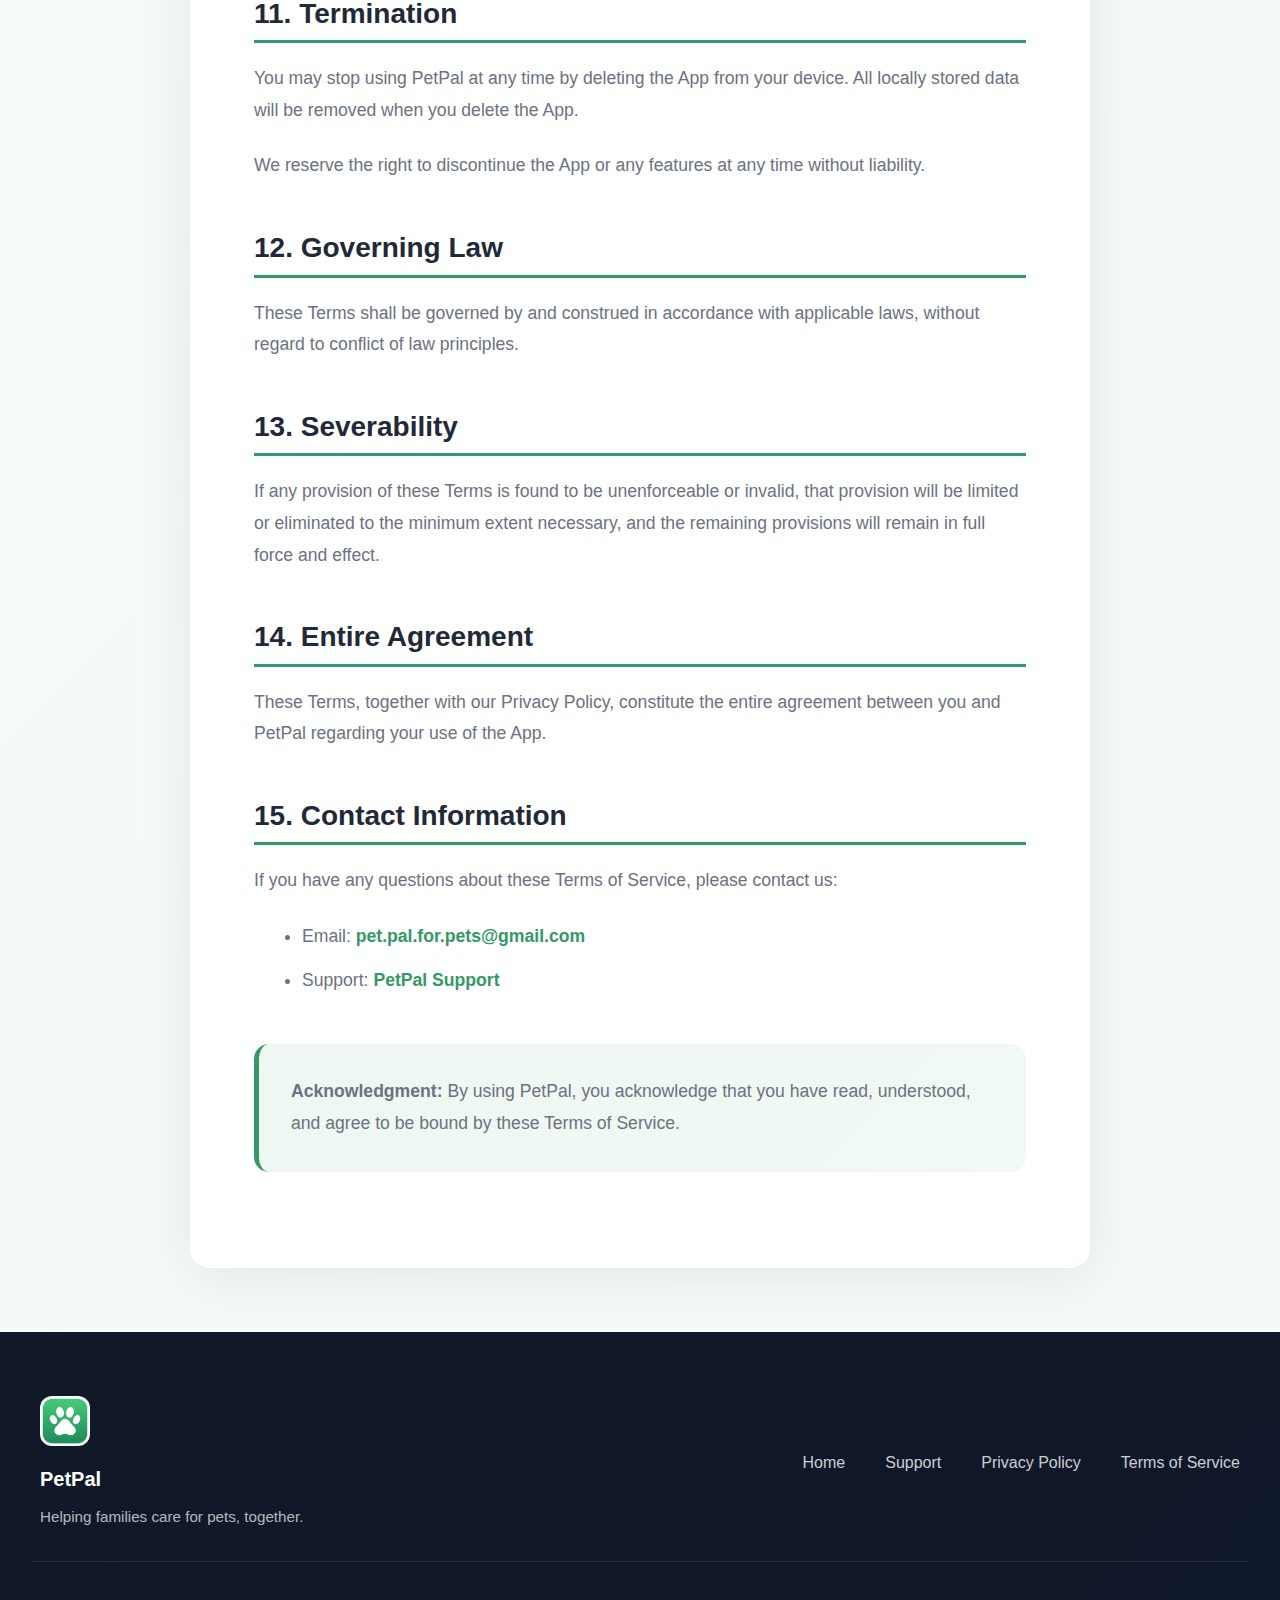
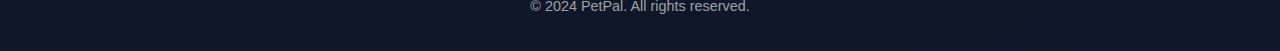
<file: terms-of-service.html>
<!DOCTYPE html>
<html lang="en">

<head>
    <meta charset="UTF-8">
    <meta name="viewport" content="width=device-width, initial-scale=1.0">
    <meta name="description" content="PetPal Terms of Service - User agreement and terms">
    <title>Terms of Service - PetPal</title>
    <link rel="stylesheet" href="css/style.css">
    <link rel="icon" href="images/app-icon.png" type="image/png">
</head>

<body>
    <!-- Navigation -->
    <header>
        <nav>
            <a href="index.html" class="logo">
                <img src="images/app-icon.png" alt="PetPal Logo" class="logo-icon">
                <span>PetPal</span>
            </a>
            <ul class="nav-links">
                <li><a href="index.html">Home</a></li>
                <li><a href="support.html">Support</a></li>
                <li><a href="privacy-policy.html">Privacy</a></li>
                <li><a href="terms-of-service.html">Terms</a></li>
            </ul>
        </nav>
    </header>

    <!-- Main Content -->
    <section class="policy-page">
        <div class="policy-container">
            <h1>Terms of Service</h1>

            <div class="last-updated">
                <strong>Last Updated:</strong> February 9, 2026
            </div>

            <div class="info-box">
                <p><strong>Please read these Terms of Service carefully.</strong> By accessing or using PetPal, you
                    agree to be bound by these Terms. If you do not agree with any part of these Terms, you may not use
                    our app.</p>
            </div>

            <h2>1. Acceptance of Terms</h2>
            <p>By downloading, installing, or using the PetPal mobile application ("App"), you agree to comply with and
                be bound by these Terms of Service ("Terms"). These Terms constitute a legally binding agreement between
                you and PetPal.</p>

            <h2>2. Description of Service</h2>
            <p>PetPal is a mobile application designed to help families and children manage pet care responsibilities,
                including:</p>
            <ul>
                <li>Creating and managing pet profiles for multiple species</li>
                <li>Tracking food, water, and exercise with visual progress indicators</li>
                <li>Managing medicine schedules and dosages</li>
                <li>Scheduling veterinary appointments</li>
                <li>Setting smart reminders for pet care tasks</li>
                <li>Kid-friendly mode for safe child participation</li>
            </ul>

            <h2>3. User Responsibilities</h2>
            <p>PetPal is designed for local, on-device use. Since we don't require accounts or collect user data, you
                are responsible for:</p>
            <ul>
                <li>Maintaining the security of your device</li>
                <li>Backing up your pet data through iOS device backups</li>
                <li>Supervising children when using Kid Mode</li>
                <li>Using the App in accordance with applicable laws</li>
            </ul>

            <h3>Age Requirement</h3>
            <p>While PetPal includes a Kid Mode feature, the App should be set up and managed by adults. Children should
                use the App under parental supervision.</p>

            <h2>4. Prohibited Conduct</h2>
            <p>When using PetPal, you agree NOT to:</p>
            <ul>
                <li>Reverse engineer, decompile, or disassemble the App</li>
                <li>Attempt to gain unauthorized access to our systems</li>
                <li>Use the App for any unlawful purpose</li>
                <li>Interfere with or disrupt the App's functionality</li>
                <li>Remove or modify any copyright or proprietary notices</li>
            </ul>

            <h2>5. Intellectual Property Rights</h2>

            <h3>Our Rights</h3>
            <p>All content, features, and functionality of PetPal, including but not limited to text, graphics, logos,
                icons, images, and software, are the exclusive property of PetPal and are protected by copyright,
                trademark, and other intellectual property laws.</p>

            <h3>Your Content</h3>
            <p>You retain ownership of any content you create in PetPal (such as pet photos and information). Since all
                data is stored locally on your device, we do not claim any rights to your content.</p>

            <h2>6. Medical Disclaimer</h2>
            <div class="info-box">
                <p><strong>IMPORTANT:</strong> PetPal is a pet care management tool and does NOT provide veterinary or
                    medical advice. The App is not a substitute for professional veterinary care. Always consult with a
                    qualified veterinarian for medical advice, diagnosis, or treatment of your pet.</p>
            </div>
            <p>We are not responsible for any health-related decisions you make based on information stored in or
                provided by the App. PetPal is designed to help you organize pet care tasks, not to replace professional
                veterinary guidance.</p>

            <h2>7. Data and Privacy</h2>
            <p>Your use of PetPal is also governed by our <a href="privacy-policy.html">Privacy Policy</a>. Please
                review our Privacy Policy to understand our privacy-first approach and how your data stays on your
                device.</p>
            <p>Key points:</p>
            <ul>
                <li>All data is stored locally on your device</li>
                <li>We do not collect or transmit your personal information</li>
                <li>No account creation or login required</li>
                <li>Your data is included in iOS device backups</li>
            </ul>

            <h2>8. App Availability and Updates</h2>
            <p>We strive to keep PetPal available and functional, but we do not guarantee that the App will be:</p>
            <ul>
                <li>Available at all times without interruption</li>
                <li>Free from errors or bugs</li>
                <li>Compatible with all devices or iOS versions</li>
                <li>Free from data loss during updates</li>
            </ul>
            <p>We may update the App periodically to add features, fix bugs, or improve performance. You are responsible
                for keeping your App updated.</p>

            <h2>9. Disclaimers and Limitations of Liability</h2>

            <h3>Disclaimer of Warranties</h3>
            <p>PetPal is provided "AS IS" and "AS AVAILABLE" without warranties of any kind, either express or implied.
            </p>

            <h3>Limitation of Liability</h3>
            <p>To the maximum extent permitted by law, PetPal shall not be liable for any indirect, incidental, special,
                consequential, or punitive damages, including but not limited to:</p>
            <ul>
                <li>Loss of pet data or content</li>
                <li>Service interruptions or app crashes</li>
                <li>Missed pet care tasks or reminders</li>
                <li>Any harm to pets resulting from use or non-use of the App</li>
            </ul>

            <h2>10. Changes to Terms</h2>
            <p>We reserve the right to modify these Terms at any time. We will notify you of material changes by:</p>
            <ul>
                <li>Posting the updated Terms on this page</li>
                <li>Updating the "Last Updated" date</li>
                <li>Displaying a notification in the App (if applicable)</li>
            </ul>
            <p>Your continued use of PetPal after changes become effective constitutes acceptance of the modified Terms.
            </p>

            <h2>11. Termination</h2>
            <p>You may stop using PetPal at any time by deleting the App from your device. All locally stored data will
                be removed when you delete the App.</p>
            <p>We reserve the right to discontinue the App or any features at any time without liability.</p>

            <h2>12. Governing Law</h2>
            <p>These Terms shall be governed by and construed in accordance with applicable laws, without regard to
                conflict of law principles.</p>

            <h2>13. Severability</h2>
            <p>If any provision of these Terms is found to be unenforceable or invalid, that provision will be limited
                or eliminated to the minimum extent necessary, and the remaining provisions will remain in full force
                and effect.</p>

            <h2>14. Entire Agreement</h2>
            <p>These Terms, together with our Privacy Policy, constitute the entire agreement between you and PetPal
                regarding your use of the App.</p>

            <h2>15. Contact Information</h2>
            <p>If you have any questions about these Terms of Service, please contact us:</p>
            <ul>
                <li>Email: <a href="mailto:pet.pal.for.pets@gmail.com">pet.pal.for.pets@gmail.com</a></li>
                <li>Support: <a href="support.html">PetPal Support</a></li>
            </ul>

            <div class="info-box" style="margin-top: 3rem;">
                <p><strong>Acknowledgment:</strong> By using PetPal, you acknowledge that you have read, understood, and
                    agree to be bound by these Terms of Service.</p>
            </div>
        </div>
    </section>

    <!-- Footer -->
    <footer>
        <div class="footer-content">
            <div class="footer-brand">
                <img src="images/app-icon.png" alt="PetPal" class="footer-logo">
                <p>PetPal</p>
                <p class="footer-tagline">Helping families care for pets, together.</p>
            </div>
            <div class="footer-links">
                <a href="index.html">Home</a>
                <a href="support.html">Support</a>
                <a href="privacy-policy.html">Privacy Policy</a>
                <a href="terms-of-service.html">Terms of Service</a>
            </div>
        </div>
        <p class="copyright">&copy; 2024 PetPal. All rights reserved.</p>
    </footer>
</body>

</html>
</file>
<file: css/style.css>
/* PetPal Website - Modern Premium Design */

* {
    margin: 0;
    padding: 0;
    box-sizing: border-box;
}

:root {
    /* Brand Colors */
    --primary-color: #339966;
    --primary-light: #4DB380;
    --primary-dark: #2a7d54;

    /* Text Colors */
    --text-color: #1f2937;
    --text-light: #6b7280;
    --text-dark: #111827;

    /* Background Colors */
    --light-bg: #f8fafc;
    --white: #ffffff;
    --border: #e5e7eb;

    /* Shadows */
    --shadow-sm: 0 1px 3px rgba(0, 0, 0, 0.08);
    --shadow-md: 0 4px 12px rgba(0, 0, 0, 0.1);
    --shadow-lg: 0 10px 30px rgba(0, 0, 0, 0.12);
    --shadow-xl: 0 20px 50px rgba(0, 0, 0, 0.15);

    /* Feature Colors - Matching iOS App */
    --food-color: #FF9500;
    --water-color: #007AFF;
    --exercise-color: #34C759;
    --medicine-color: #AF52DE;
    --vet-color: #5AC8FA;
    --kid-mode-color: #FFB800;
}

html {
    scroll-behavior: smooth;
}

body {
    font-family: -apple-system, BlinkMacSystemFont, 'Segoe UI', Roboto, 'Helvetica Neue', Arial, sans-serif;
    line-height: 1.7;
    color: var(--text-color);
    background-color: var(--white);
    -webkit-font-smoothing: antialiased;
    -moz-osx-font-smoothing: grayscale;
}

/* =========================
   HEADER & NAVIGATION
========================= */

header {
    background: rgba(255, 255, 255, 0.95);
    backdrop-filter: blur(10px);
    -webkit-backdrop-filter: blur(10px);
    padding: 1rem 0;
    box-shadow: var(--shadow-sm);
    position: sticky;
    top: 0;
    z-index: 1000;
    border-bottom: 1px solid rgba(0, 0, 0, 0.05);
}

nav {
    max-width: 1200px;
    margin: 0 auto;
    padding: 0 2rem;
    display: flex;
    justify-content: space-between;
    align-items: center;
}

.logo {
    display: flex;
    align-items: center;
    gap: 0.75rem;
    text-decoration: none;
    color: var(--primary-color);
    font-size: 1.5rem;
    font-weight: 700;
    transition: opacity 0.3s ease;
}

.logo:hover {
    opacity: 0.8;
}

.logo-icon {
    width: 40px;
    height: 40px;
    border-radius: 10px;
    box-shadow: 0 2px 8px rgba(51, 153, 102, 0.2);
}

.nav-links {
    display: flex;
    list-style: none;
    gap: 2.5rem;
}

.nav-links a {
    color: var(--text-color);
    text-decoration: none;
    font-weight: 500;
    font-size: 0.95rem;
    transition: color 0.3s ease;
    position: relative;
}

.nav-links a:hover {
    color: var(--primary-color);
}

.nav-links a::after {
    content: '';
    position: absolute;
    width: 0;
    height: 2px;
    bottom: -5px;
    left: 0;
    background-color: var(--primary-color);
    transition: width 0.3s ease;
}

.nav-links a:hover::after {
    width: 100%;
}

/* =========================
   HERO SECTION
========================= */

.hero {
    background: linear-gradient(135deg, #2d8a5a 0%, var(--primary-color) 50%, var(--primary-light) 100%);
    color: var(--white);
    padding: 6rem 2rem 8rem;
    position: relative;
    overflow: hidden;
}

.hero::before {
    content: '';
    position: absolute;
    top: 0;
    left: 0;
    right: 0;
    bottom: 0;
    background:
        radial-gradient(circle at 20% 50%, rgba(255, 255, 255, 0.1) 0%, transparent 50%),
        radial-gradient(circle at 80% 80%, rgba(255, 255, 255, 0.08) 0%, transparent 50%);
    pointer-events: none;
}

.hero-content {
    max-width: 1200px;
    margin: 0 auto;
    display: grid;
    grid-template-columns: 1fr 1fr;
    gap: 4rem;
    align-items: center;
    position: relative;
    z-index: 2;
}

.hero-text h1 {
    font-size: 3.75rem;
    font-weight: 800;
    margin-bottom: 1.5rem;
    letter-spacing: -0.02em;
    line-height: 1.1;
}

.hero-text p {
    font-size: 1.35rem;
    margin-bottom: 2.5rem;
    opacity: 0.95;
    line-height: 1.6;
}

.hero-image {
    display: flex;
    justify-content: center;
    align-items: center;
}

.mockup-device {
    width: 100%;
    max-width: 500px;
    height: auto;
    filter: drop-shadow(0 20px 60px rgba(0, 0, 0, 0.3));
    animation: float 6s ease-in-out infinite;
}

@keyframes float {

    0%,
    100% {
        transform: translateY(0px);
    }

    50% {
        transform: translateY(-20px);
    }
}

/* Decorative paw prints */
.hero-decoration {
    position: absolute;
    width: 100%;
    height: 100%;
    top: 0;
    left: 0;
    pointer-events: none;
    overflow: hidden;
}

.paw-print {
    position: absolute;
    font-size: 3rem;
    opacity: 0.15;
    animation: float-paw 20s infinite ease-in-out;
}

.paw-1 {
    top: 15%;
    left: 10%;
    animation-delay: 0s;
}

.paw-2 {
    top: 60%;
    right: 15%;
    animation-delay: 5s;
}

.paw-3 {
    bottom: 20%;
    left: 20%;
    animation-delay: 10s;
}

@keyframes float-paw {

    0%,
    100% {
        transform: translateY(0) rotate(0deg);
    }

    25% {
        transform: translateY(-30px) rotate(5deg);
    }

    75% {
        transform: translateY(30px) rotate(-5deg);
    }
}

/* =========================
   CTA BUTTON
========================= */

.cta-button {
    display: inline-flex;
    align-items: center;
    gap: 0.75rem;
    background: var(--white);
    color: var(--primary-color);
    padding: 1.1rem 2.5rem;
    border-radius: 14px;
    text-decoration: none;
    font-weight: 600;
    font-size: 1.05rem;
    transition: all 0.3s cubic-bezier(0.175, 0.885, 0.32, 1.275);
    box-shadow: 0 10px 30px rgba(0, 0, 0, 0.2);
}

.cta-button:hover {
    transform: translateY(-4px);
    box-shadow: 0 15px 40px rgba(0, 0, 0, 0.3);
    background: #fefefe;
}

.cta-button:active {
    transform: translateY(-2px);
}

.app-store-icon {
    width: 24px;
    height: 24px;
}

.cta-large {
    padding: 1.25rem 3rem;
    font-size: 1.15rem;
}

/* =========================
   ANIMATIONS
========================= */

.fade-in {
    opacity: 0;
    animation: fadeIn 0.8s ease-out forwards;
}

.fade-in-delay-1 {
    opacity: 0;
    animation: fadeIn 0.8s ease-out 0.2s forwards;
}

.fade-in-delay-2 {
    opacity: 0;
    animation: fadeIn 0.8s ease-out 0.4s forwards;
}

.fade-in-delay-3 {
    opacity: 0;
    animation: fadeIn 0.8s ease-out 0.6s forwards;
}

@keyframes fadeIn {
    from {
        opacity: 0;
        transform: translateY(20px);
    }

    to {
        opacity: 1;
        transform: translateY(0);
    }
}

/* =========================
   SECTIONS
========================= */

.container-narrow {
    max-width: 900px;
    margin: 0 auto;
    padding: 0 2rem;
}

.features-intro {
    padding: 6rem 2rem 4rem;
    background: linear-gradient(180deg, var(--white) 0%, var(--light-bg) 100%);
    text-align: center;
}

.section-title {
    font-size: 2.75rem;
    font-weight: 800;
    color: var(--text-dark);
    margin-bottom: 1.25rem;
    letter-spacing: -0.02em;
    line-height: 1.2;
}

.section-subtitle {
    font-size: 1.25rem;
    color: var(--text-light);
    margin-bottom: 3rem;
    line-height: 1.6;
}

.features-demo-image {
    width: 100%;
    max-width: 600px;
    height: auto;
    margin: 0 auto;
    filter: drop-shadow(0 10px 30px rgba(0, 0, 0, 0.1));
}

/* =========================
   FEATURE CARDS
========================= */

.features {
    display: grid;
    grid-template-columns: repeat(auto-fit, minmax(340px, 1fr));
    gap: 2rem;
    padding: 4rem 2rem 6rem;
    background: var(--light-bg);
    max-width: 1200px;
    margin: 0 auto;
}

.feature-card {
    background: var(--white);
    padding: 2.5rem 2rem;
    border-radius: 20px;
    box-shadow: var(--shadow-sm);
    text-align: left;
    transition: all 0.4s cubic-bezier(0.175, 0.885, 0.32, 1.275);
    border: 1px solid var(--border);
    position: relative;
    overflow: hidden;
    opacity: 0;
    transform: translateY(30px);
}

.feature-card.visible {
    opacity: 1;
    transform: translateY(0);
}

.feature-card::before {
    content: '';
    position: absolute;
    top: 0;
    left: 0;
    right: 0;
    height: 5px;
    background: linear-gradient(90deg, var(--primary-color), var(--primary-light));
    transform: scaleX(0);
    transform-origin: left;
    transition: transform 0.4s ease;
}

.feature-card:hover {
    transform: translateY(-12px);
    box-shadow: var(--shadow-xl);
    border-color: transparent;
}

.feature-card:hover::before {
    transform: scaleX(1);
}

.feature-icon {
    font-size: 3rem;
    margin-bottom: 1.5rem;
    width: 80px;
    height: 80px;
    display: flex;
    align-items: center;
    justify-content: center;
    border-radius: 16px;
    transition: all 0.3s ease;
}

.feature-card:hover .feature-icon {
    transform: scale(1.15) rotate(-5deg);
}

.feature-card h3 {
    color: var(--text-dark);
    margin-bottom: 0.75rem;
    font-size: 1.5rem;
    font-weight: 700;
}

.feature-card p {
    color: var(--text-light);
    font-size: 1.05rem;
    line-height: 1.7;
    margin: 0;
}

/* Feature-specific colors */
.feature-card.food::before {
    background: linear-gradient(90deg, var(--food-color), #ffb03a);
}

.feature-card.food .feature-icon {
    background: rgba(255, 149, 0, 0.1);
}

.feature-card.water::before {
    background: linear-gradient(90deg, var(--water-color), #3a93ff);
}

.feature-card.water .feature-icon {
    background: rgba(0, 122, 255, 0.1);
}

.feature-card.exercise::before {
    background: linear-gradient(90deg, var(--exercise-color), #5dd97c);
}

.feature-card.exercise .feature-icon {
    background: rgba(52, 199, 89, 0.1);
}

.feature-card.medicine::before {
    background: linear-gradient(90deg, var(--medicine-color), #c76fea);
}

.feature-card.medicine .feature-icon {
    background: rgba(175, 82, 222, 0.1);
}

.feature-card.vet::before {
    background: linear-gradient(90deg, var(--vet-color), #7dd9fa);
}

.feature-card.vet .feature-icon {
    background: rgba(90, 200, 250, 0.1);
}

.feature-card.kid-mode::before {
    background: linear-gradient(90deg, var(--kid-mode-color), #ffd14d);
}

.feature-card.kid-mode .feature-icon {
    background: rgba(255, 184, 0, 0.1);
}

/* =========================
   BENEFITS SECTION
========================= */

.benefits {
    padding: 6rem 2rem;
    background: var(--white);
}

.benefits-grid {
    display: grid;
    grid-template-columns: repeat(auto-fit, minmax(250px, 1fr));
    gap: 2.5rem;
    margin: 3rem 0 4rem;
}

.benefit-item {
    text-align: center;
    padding: 2rem 1rem;
    border-radius: 16px;
    background: linear-gradient(135deg, var(--light-bg) 0%, rgba(51, 153, 102, 0.05) 100%);
    transition: all 0.3s ease;
    opacity: 0;
    transform: translateY(30px);
}

.benefit-item.visible {
    opacity: 1;
    transform: translateY(0);
}

.benefit-item:hover {
    transform: translateY(-8px);
    box-shadow: var(--shadow-md);
}

.benefit-number {
    font-size: 3.5rem;
    font-weight: 800;
    color: var(--primary-color);
    margin-bottom: 1rem;
    line-height: 1;
}

.benefit-text h4 {
    font-size: 1.25rem;
    font-weight: 700;
    color: var(--text-dark);
    margin-bottom: 0.5rem;
}

.benefit-text p {
    font-size: 1rem;
    color: var(--text-light);
    margin: 0;
}

.key-features-list {
    margin-top: 4rem;
    background: linear-gradient(135deg, rgba(51, 153, 102, 0.05) 0%, var(--light-bg) 100%);
    padding: 2.5rem;
    border-radius: 20px;
    border-left: 5px solid var(--primary-color);
}

.key-features-list h3 {
    font-size: 1.75rem;
    font-weight: 700;
    color: var(--text-dark);
    margin-bottom: 1.5rem;
}

.key-features-list ul {
    list-style: none;
    margin: 0;
    padding: 0;
}

.key-features-list li {
    padding: 0.75rem 0 0.75rem 2.5rem;
    color: var(--text-light);
    font-size: 1.05rem;
    position: relative;
    line-height: 1.7;
}

.key-features-list li::before {
    content: '✓';
    position: absolute;
    left: 0;
    color: var(--primary-color);
    font-weight: 700;
    font-size: 1.25rem;
}

/* =========================
   DOWNLOAD SECTION
========================= */

.download-section {
    padding: 6rem 2rem;
    background: linear-gradient(135deg, var(--primary-color) 0%, var(--primary-light) 100%);
}

.download-card {
    background: rgba(255, 255, 255, 0.98);
    backdrop-filter: blur(10px);
    padding: 4rem 3rem;
    border-radius: 24px;
    text-align: center;
    box-shadow: 0 20px 60px rgba(0, 0, 0, 0.2);
}

.download-icon {
    width: 120px;
    height: 120px;
    border-radius: 24px;
    margin-bottom: 2rem;
    box-shadow: 0 10px 30px rgba(51, 153, 102, 0.3);
}

.download-card h2 {
    font-size: 2.5rem;
    font-weight: 800;
    color: var(--text-dark);
    margin-bottom: 1.25rem;
}

.download-card p {
    font-size: 1.2rem;
    color: var(--text-light);
    margin-bottom: 2.5rem;
    line-height: 1.6;
}

.download-note {
    margin-top: 1.5rem;
    font-size: 0.95rem;
    color: var(--text-light);
    opacity: 0.7;
}

/* =========================
   FOOTER
========================= */

footer {
    background: linear-gradient(135deg, var(--text-dark) 0%, #0f172a 100%);
    color: var(--white);
    padding: 4rem 2rem 2rem;
}

.footer-content {
    max-width: 1200px;
    margin: 0 auto 2rem;
    display: flex;
    justify-content: space-between;
    align-items: center;
    flex-wrap: wrap;
    gap: 2rem;
}

.footer-brand {
    display: flex;
    flex-direction: column;
    align-items: flex-start;
    gap: 0.5rem;
}

.footer-logo {
    width: 50px;
    height: 50px;
    border-radius: 12px;
    margin-bottom: 0.5rem;
}

.footer-brand>p:first-of-type {
    font-size: 1.25rem;
    font-weight: 700;
    margin: 0;
}

.footer-tagline {
    color: rgba(255, 255, 255, 0.7);
    font-size: 0.95rem;
    margin: 0;
}

.footer-links {
    display: flex;
    gap: 2.5rem;
    flex-wrap: wrap;
}

.footer-links a {
    color: rgba(255, 255, 255, 0.8);
    text-decoration: none;
    font-weight: 500;
    transition: color 0.3s ease;
}

.footer-links a:hover {
    color: var(--white);
}

.copyright {
    text-align: center;
    color: rgba(255, 255, 255, 0.6);
    font-size: 0.9rem;
    margin: 0;
    padding-top: 2rem;
    border-top: 1px solid rgba(255, 255, 255, 0.1);
}

/* =========================
   RESPONSIVE DESIGN
========================= */

@media (max-width: 968px) {
    .hero-content {
        grid-template-columns: 1fr;
        gap: 3rem;
        text-align: center;
    }

    .hero-text h1 {
        font-size: 2.75rem;
    }

    .hero-text p {
        font-size: 1.2rem;
    }

    .mockup-device {
        max-width: 400px;
    }
}

@media (max-width: 768px) {
    .nav-links {
        gap: 1.5rem;
        font-size: 0.9rem;
    }

    .hero {
        padding: 4rem 1.5rem 5rem;
    }

    .hero-text h1 {
        font-size: 2.25rem;
    }

    .hero-text p {
        font-size: 1.1rem;
    }

    .section-title {
        font-size: 2rem;
    }

    .section-subtitle {
        font-size: 1.1rem;
    }

    .features {
        grid-template-columns: 1fr;
        padding: 3rem 1.5rem;
    }

    .benefits-grid {
        grid-template-columns: 1fr;
        gap: 1.5rem;
    }

    .download-card {
        padding: 3rem 2rem;
    }

    .download-card h2 {
        font-size: 2rem;
    }

    .footer-content {
        flex-direction: column;
        text-align: center;
    }

    .footer-brand {
        align-items: center;
    }
}

@media (max-width: 480px) {
    .nav-links {
        display: none;
    }

    .logo-icon {
        width: 35px;
        height: 35px;
    }

    .hero-text h1 {
        font-size: 1.85rem;
    }

    .hero-text p {
        font-size: 1rem;
    }

    .cta-button {
        padding: 0.9rem 2rem;
        font-size: 0.95rem;
    }

    .section-title {
        font-size: 1.75rem;
    }

    .feature-card {
        padding: 2rem 1.5rem;
    }

    .download-icon {
        width: 100px;
        height: 100px;
    }
}

/* =========================
   POLICY PAGES STYLING
========================= */

.policy-page {
    background: linear-gradient(135deg, rgba(45, 138, 90, 0.03) 0%, rgba(51, 153, 102, 0.05) 100%);
    padding: 8rem 2rem 4rem;
    min-height: 100vh;
}

.policy-container {
    max-width: 900px;
    margin: 0 auto;
    background: white;
    padding: 4rem;
    border-radius: 20px;
    box-shadow: 0 10px 60px rgba(0, 0, 0, 0.08);
}

.policy-container h1 {
    font-size: 2.75rem;
    color: var(--text-primary);
    margin-bottom: 1.5rem;
    font-weight: 700;
    line-height: 1.2;
}

.policy-container h2 {
    font-size: 1.75rem;
    color: var(--text-primary);
    margin: 3rem 0 1.25rem 0;
    font-weight: 700;
    line-height: 1.3;
    border-bottom: 3px solid var(--primary-color);
    padding-bottom: 0.5rem;
}

.policy-container h3 {
    font-size: 1.35rem;
    color: var(--text-primary);
    margin: 2rem 0 1rem 0;
    font-weight: 600;
    line-height: 1.4;
}

.policy-container p {
    font-size: 1.1rem;
    line-height: 1.8;
    color: var(--text-light);
    margin-bottom: 1.5rem;
}

.policy-container ul,
.policy-container ol {
    font-size: 1.1rem;
    line-height: 1.8;
    color: var(--text-light);
    margin: 1.5rem 0 1.5rem 2rem;
    padding-left: 1rem;
}

.policy-container li {
    margin-bottom: 0.75rem;
}

.policy-container a {
    color: var(--primary-color);
    text-decoration: none;
    font-weight: 600;
    transition: color 0.3s ease;
}

.policy-container a:hover {
    color: var(--primary-dark);
    text-decoration: underline;
}

.last-updated {
    background: linear-gradient(135deg, rgba(51, 153, 102, 0.1) 0%, rgba(77, 179, 128, 0.1) 100%);
    padding: 1rem 1.5rem;
    border-radius: 10px;
    margin-bottom: 2rem;
    border-left: 4px solid var(--primary-color);
    font-size: 1rem;
    color: var(--text-light);
}

.info-box {
    background: linear-gradient(135deg, rgba(51, 153, 102, 0.08) 0%, rgba(77, 179, 128, 0.08) 100%);
    padding: 2rem;
    border-radius: 15px;
    margin: 2rem 0;
    border-left: 5px solid var(--primary-color);
}

.info-box p {
    margin-bottom: 0;
    font-size: 1.1rem;
}

.contact-info-box {
    background: linear-gradient(135deg, rgba(51, 153, 102, 0.05) 0%, rgba(77, 179, 128, 0.05) 100%);
    padding: 2.5rem;
    border-radius: 15px;
    margin: 2rem 0;
    border: 2px solid rgba(51, 153, 102, 0.2);
    text-align: center;
}

.contact-info-box h3 {
    margin-top: 0;
    color: var(--primary-color);
    font-size: 1.5rem;
}

.contact-info-box p {
    font-size: 1.15rem;
    margin-bottom: 1rem;
}

.contact-info-box p:last-child {
    margin-bottom: 0;
    font-size: 1rem;
    color: var(--gray);
}

/* Mobile responsiveness for policy pages */
@media (max-width: 768px) {
    .policy-page {
        padding: 6rem 1.5rem 3rem;
    }

    .policy-container {
        padding: 2.5rem 2rem;
        border-radius: 15px;
    }

    .policy-container h1 {
        font-size: 2rem;
    }

    .policy-container h2 {
        font-size: 1.5rem;
        margin: 2.5rem 0 1rem 0;
    }

    .policy-container h3 {
        font-size: 1.2rem;
    }

    .policy-container p,
    .policy-container ul,
    .policy-container ol {
        font-size: 1rem;
    }
}

@media (max-width: 480px) {
    .policy-page {
        padding: 5rem 1rem 2rem;
    }

    .policy-container {
        padding: 2rem 1.5rem;
    }

    .policy-container h1 {
        font-size: 1.75rem;
    }

    .info-box,
    .contact-info-box {
        padding: 1.5rem;
    }
}
</file>
